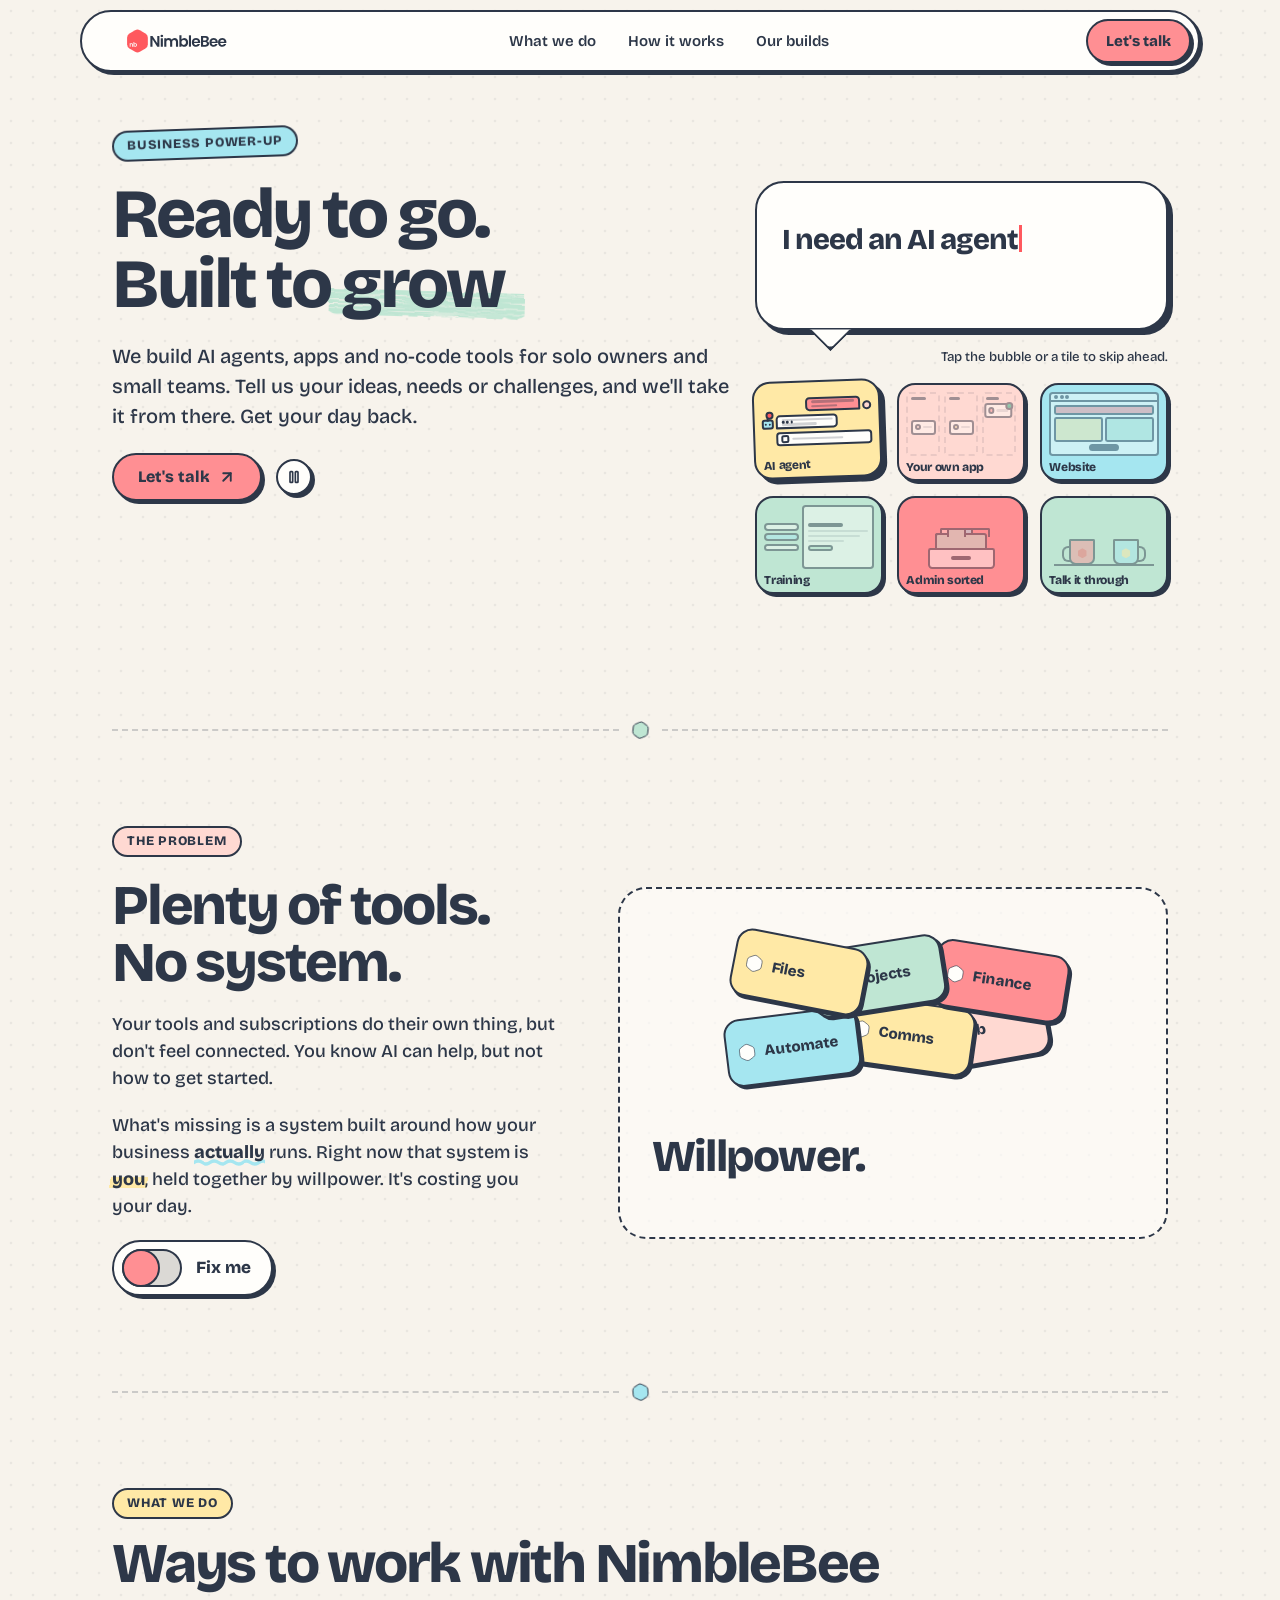
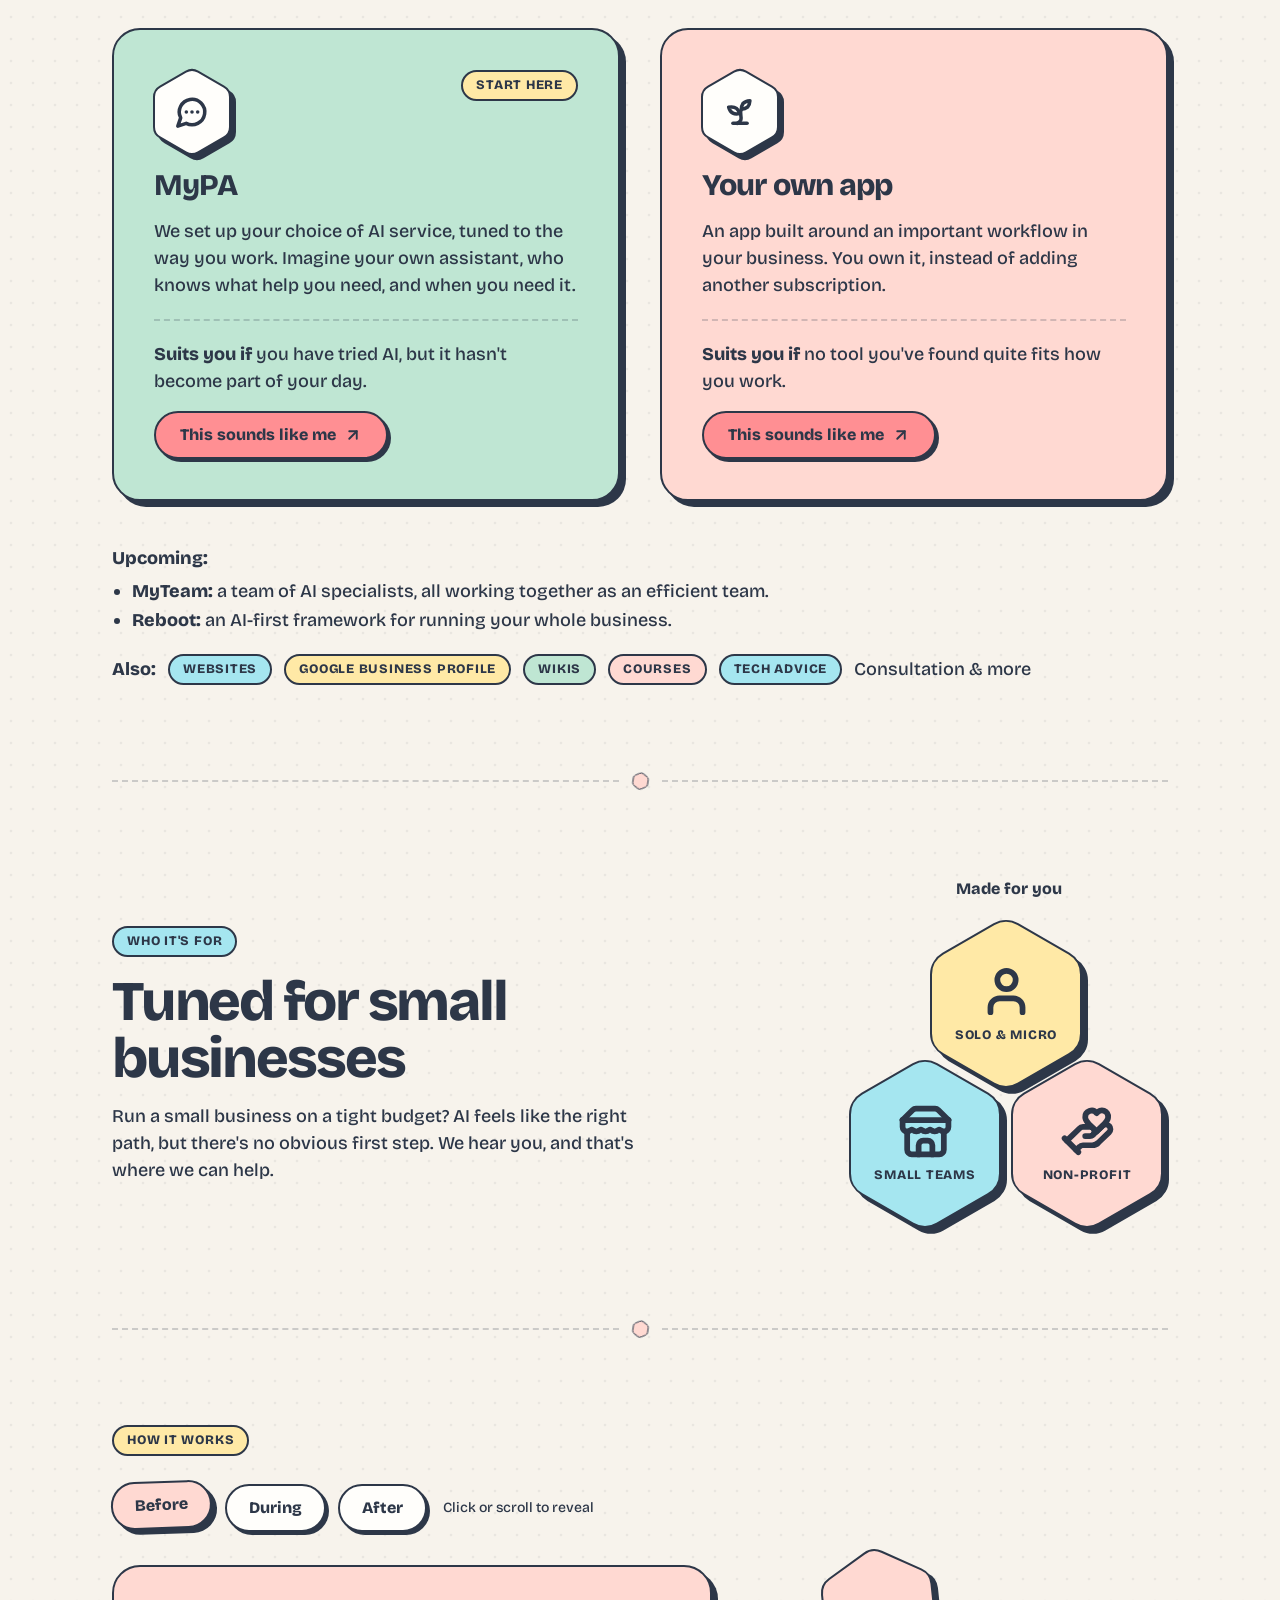
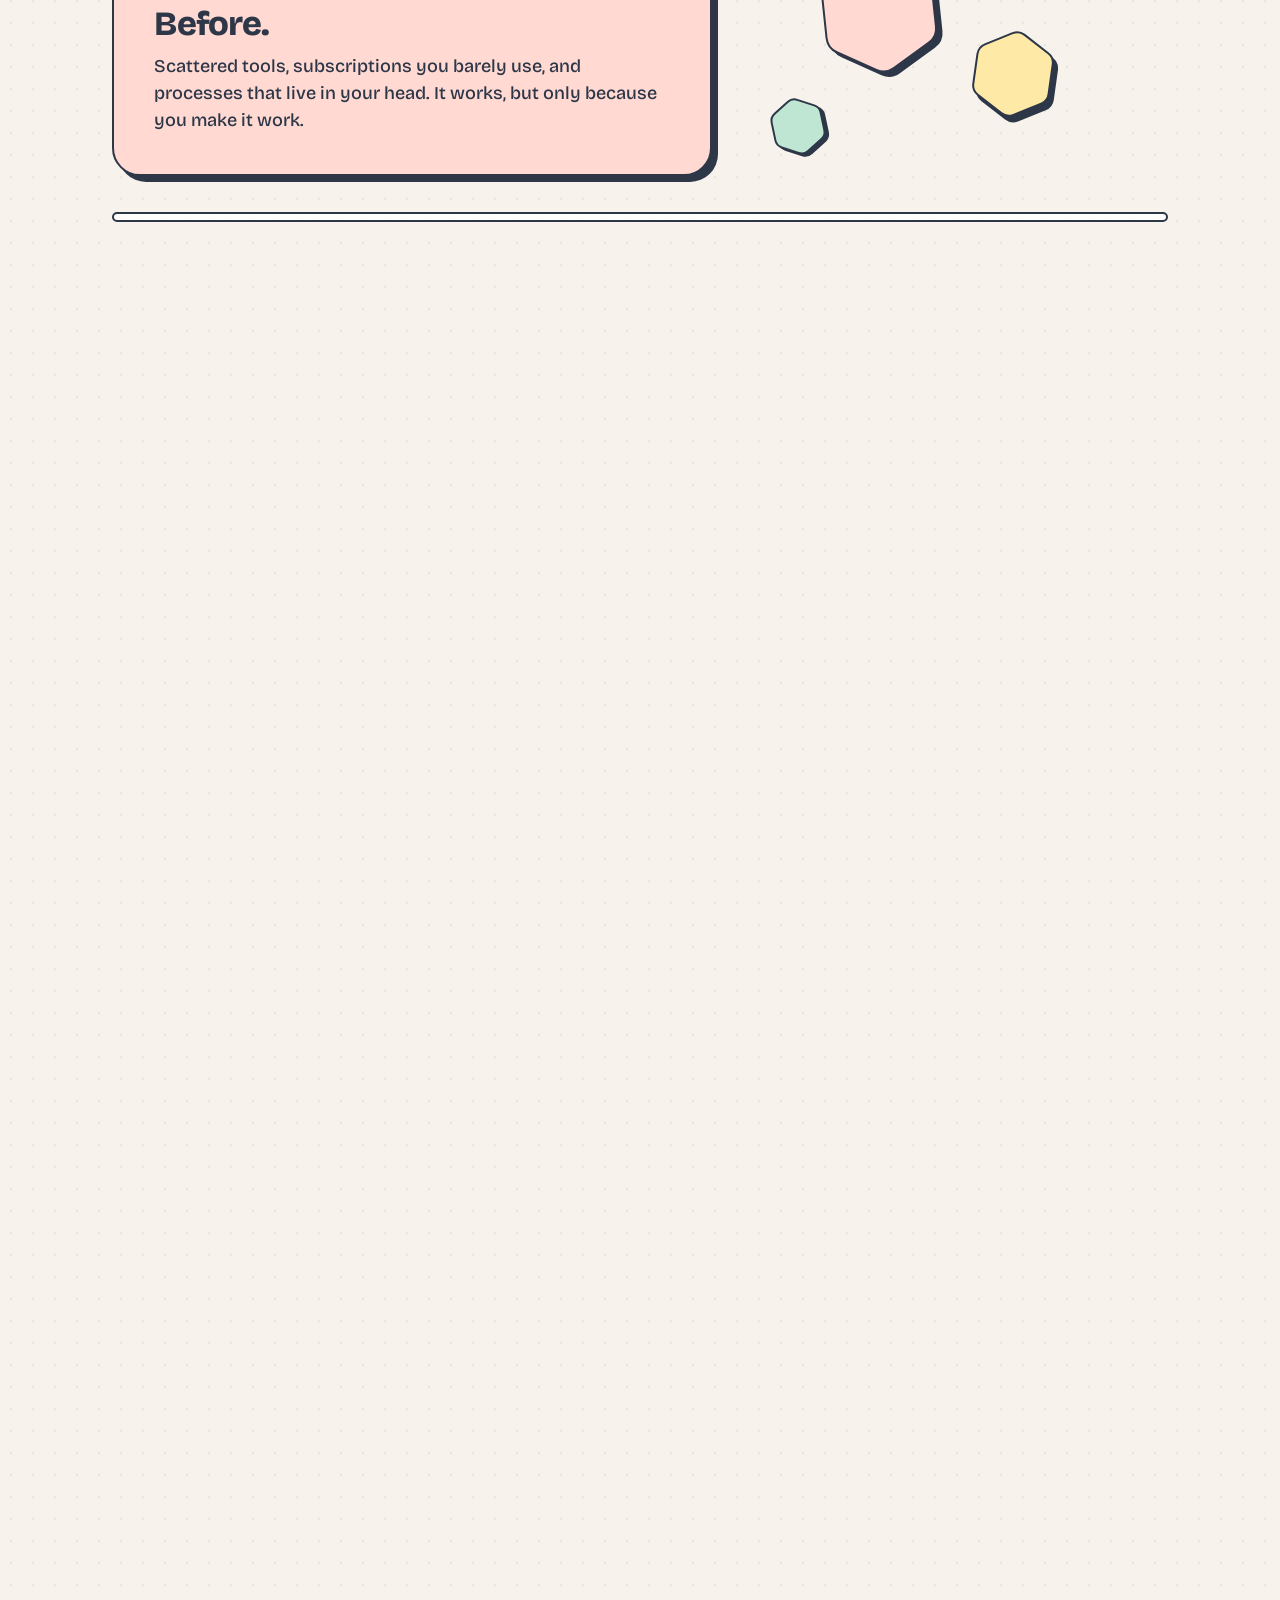
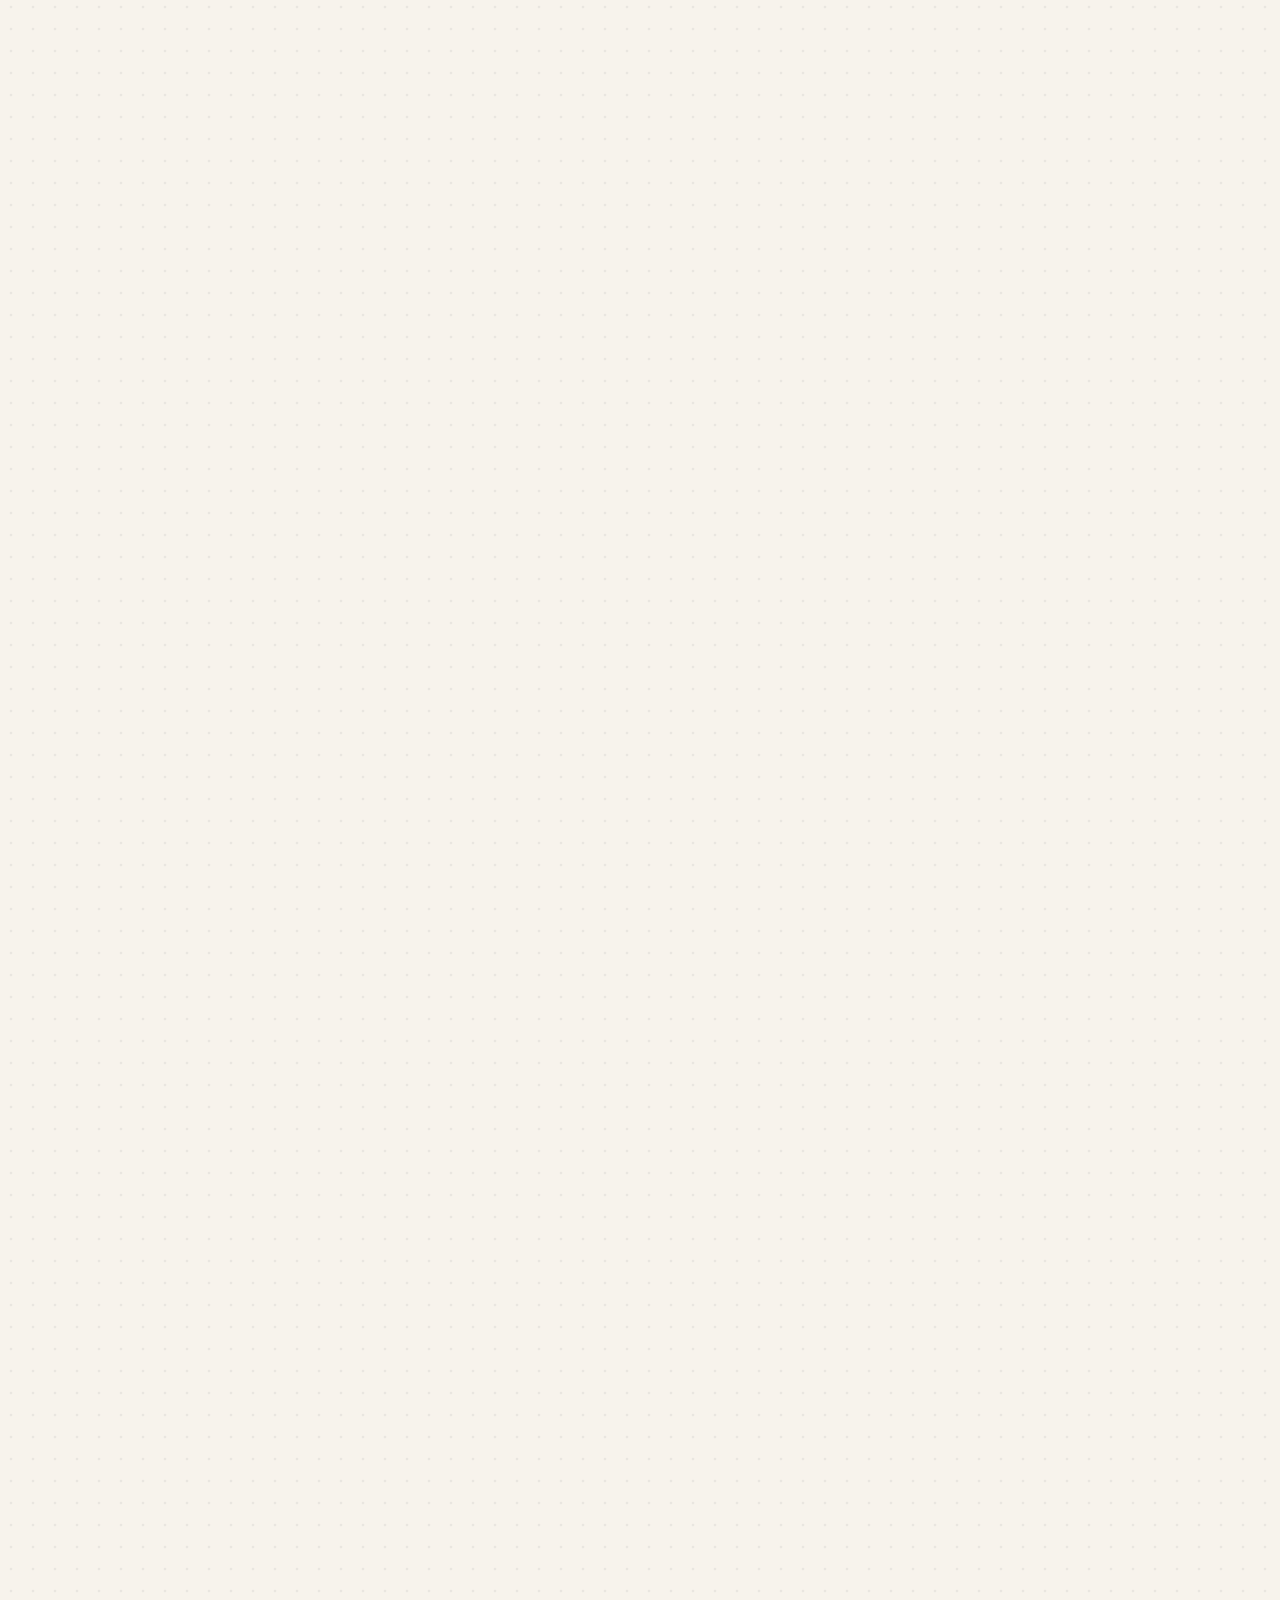
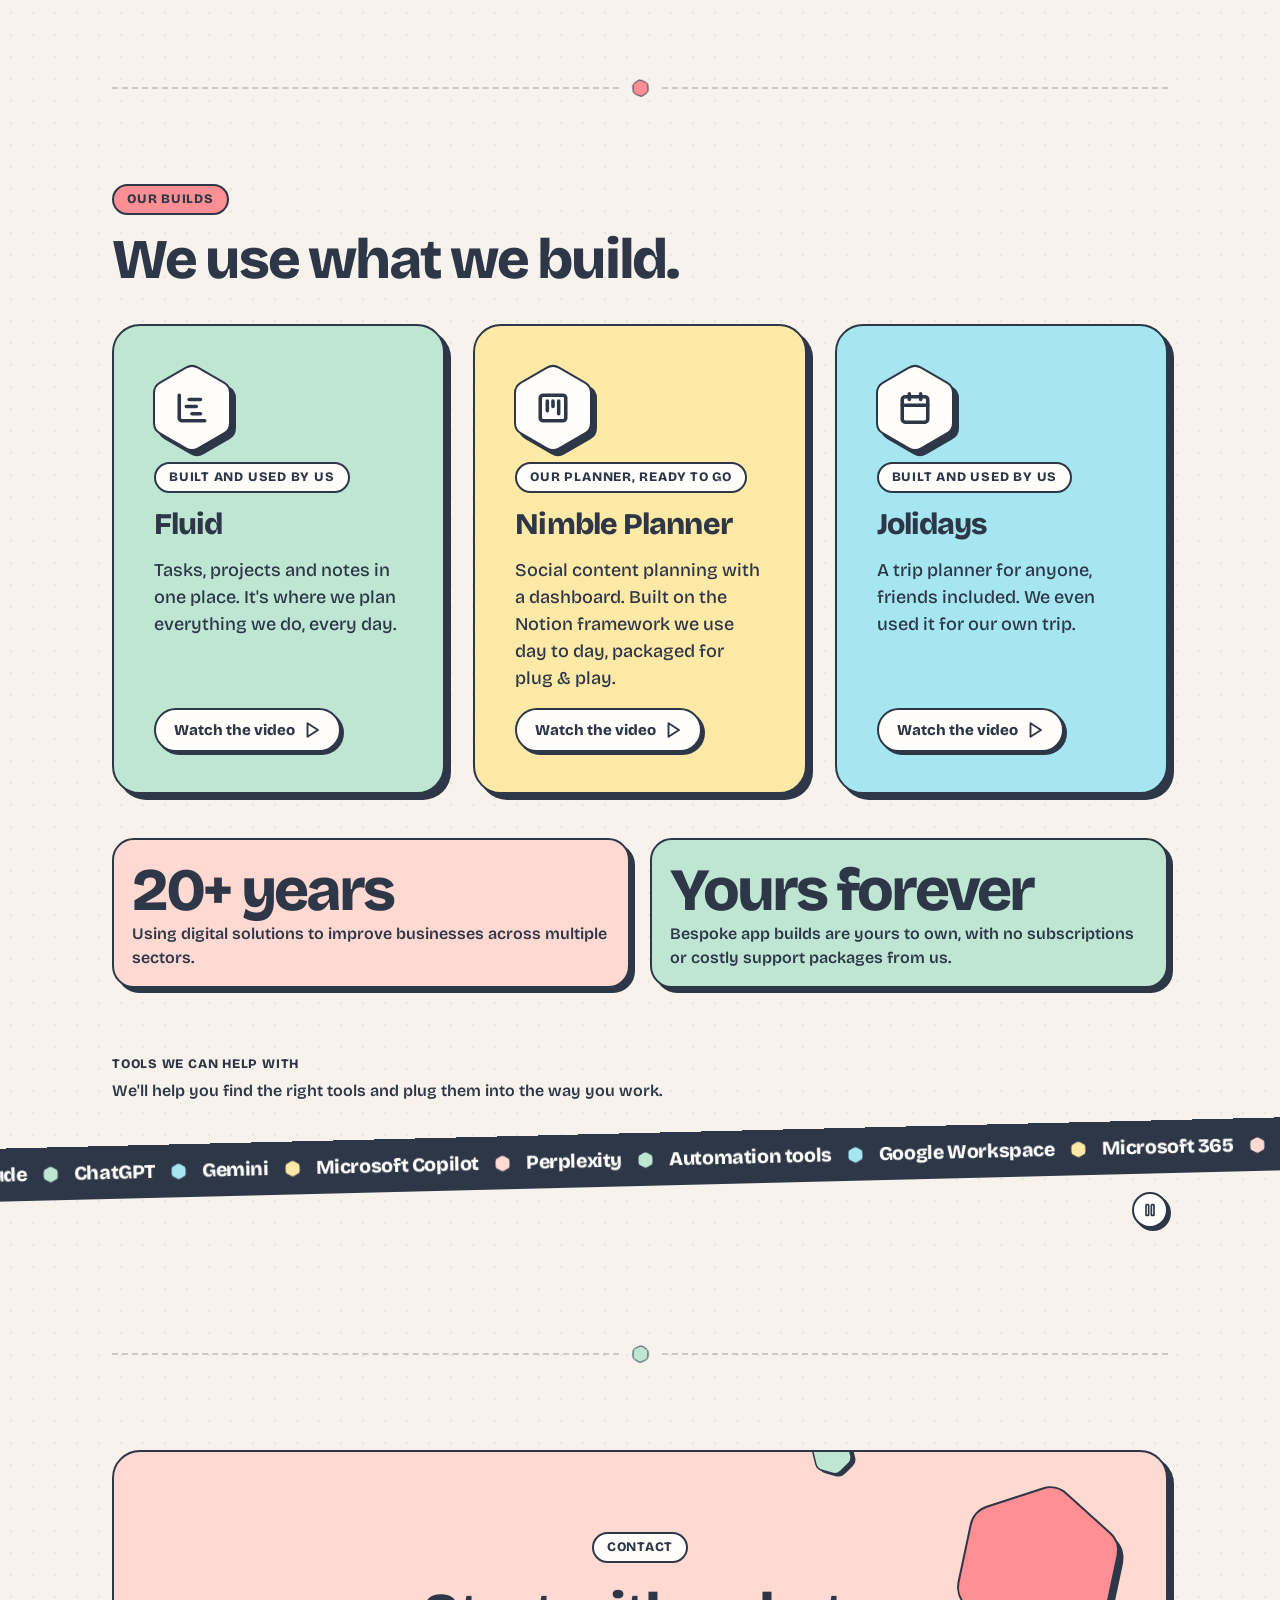
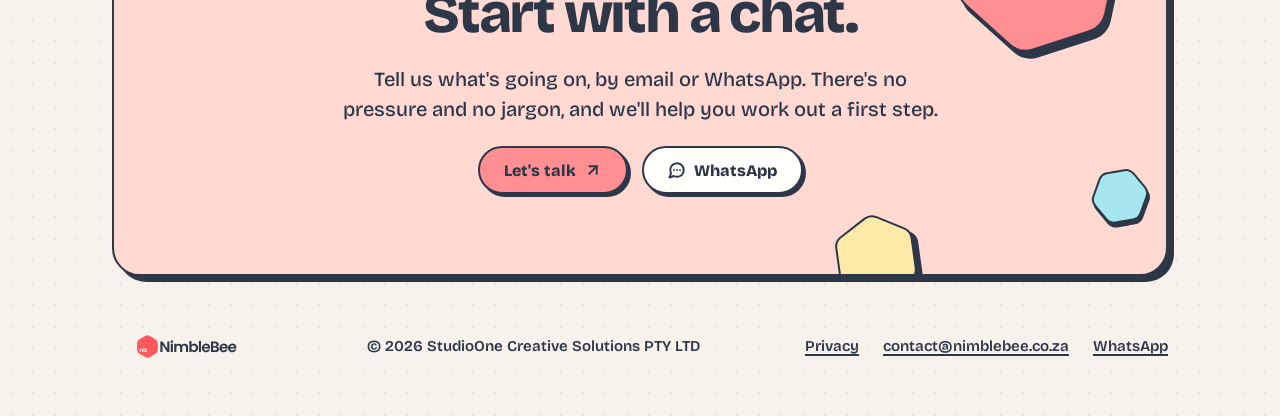
<file: index.html>
<!DOCTYPE html>
<html lang="en-ZA">
<head>
<meta charset="utf-8">
<meta name="viewport" content="width=device-width, initial-scale=1">
<title>NimbleBee: AI agents and apps for small businesses</title>
<meta name="description" content="NimbleBee builds AI agents, apps and no-code tools for solo owners and small teams. Tell us what you need and we'll take it from there.">
<link rel="canonical" href="https://www.nimblebee.co.za/">
<meta name="theme-color" content="#F7F3EC">
<meta property="og:type" content="website">
<meta property="og:site_name" content="NimbleBee">
<meta property="og:locale" content="en_ZA">
<meta property="og:url" content="https://www.nimblebee.co.za/">
<meta property="og:title" content="NimbleBee: AI agents and apps for small businesses">
<meta property="og:description" content="NimbleBee builds AI agents, apps and no-code tools for solo owners and small teams. Tell us what you need and we'll take it from there.">
<meta property="og:image" content="https://www.nimblebee.co.za/assets/share/nimblebee-share.png">
<meta property="og:image:width" content="1200">
<meta property="og:image:height" content="630">
<meta property="og:image:alt" content="NimbleBee: Ready to go. Built to grow. AI agents and apps for small businesses.">
<meta name="twitter:card" content="summary_large_image">
<meta name="twitter:description" content="NimbleBee builds AI agents, apps and no-code tools for solo owners and small teams. Tell us what you need and we'll take it from there.">
<link rel="preload" href="assets/fonts/bricolage-grotesque-latin-500-normal.woff2" as="font" type="font/woff2" crossorigin>
<link rel="preload" href="assets/fonts/bricolage-grotesque-latin-800-normal.woff2" as="font" type="font/woff2" crossorigin>
<link rel="stylesheet" href="css/fonts.css">
<link rel="stylesheet" href="css/tokens.css">
<link rel="stylesheet" href="css/base.css">
<link rel="stylesheet" href="css/site.css">
<link rel="stylesheet" href="css/tiles.css">
<link rel="icon" href="assets/favicon/favicon.ico" sizes="48x48">
<link rel="icon" type="image/svg+xml" href="assets/favicon/favicon.svg">
<link rel="icon" type="image/png" sizes="16x16" href="assets/favicon/favicon-16.png">
<link rel="icon" type="image/png" sizes="32x32" href="assets/favicon/favicon-32.png">
<link rel="icon" type="image/png" sizes="48x48" href="assets/favicon/favicon-48.png">
<link rel="apple-touch-icon" sizes="180x180" href="assets/favicon/apple-touch-icon.png">
</head>
<body>
<svg xmlns="http://www.w3.org/2000/svg" class="hex-sprite" width="0" height="0" aria-hidden="true" focusable="false" style="position:absolute;overflow:hidden"><symbol id="hex-15" viewBox="-7.500 -8.119 15.000 16.238" overflow="visible"><path d="M-1.750,-7.650 A3.500,3.500 0 0 1 1.750,-7.650 L5.750,-5.340 A3.500,3.500 0 0 1 7.500,-2.309 L7.500,2.309 A3.500,3.500 0 0 1 5.750,5.340 L1.750,7.650 A3.500,3.500 0 0 1 -1.750,7.650 L-5.750,5.340 A3.500,3.500 0 0 1 -7.500,2.309 L-7.500,-2.309 A3.500,3.500 0 0 1 -5.750,-5.340 Z" transform="translate(2 2)" style="fill:var(--hex-sh,#2D3748);stroke:var(--hex-sh,#2D3748);stroke-width:1;stroke-linejoin:round;opacity:var(--hex-sh-o,1)"/><path d="M-1.750,-7.650 A3.500,3.500 0 0 1 1.750,-7.650 L5.750,-5.340 A3.500,3.500 0 0 1 7.500,-2.309 L7.500,2.309 A3.500,3.500 0 0 1 5.750,5.340 L1.750,7.650 A3.500,3.500 0 0 1 -1.750,7.650 L-5.750,5.340 A3.500,3.500 0 0 1 -7.500,2.309 L-7.500,-2.309 A3.500,3.500 0 0 1 -5.750,-5.340 Z" style="fill:var(--f,#FFFEFB);stroke:var(--hex-ink,#2D3748);stroke-width:1;stroke-linejoin:round"/></symbol><symbol id="hex-26" viewBox="-13.000 -14.083 26.000 28.166" overflow="visible"><path d="M-3.000,-13.279 A6.000,6.000 0 0 1 3.000,-13.279 L10.000,-9.238 A6.000,6.000 0 0 1 13.000,-4.041 L13.000,4.041 A6.000,6.000 0 0 1 10.000,9.238 L3.000,13.279 A6.000,6.000 0 0 1 -3.000,13.279 L-10.000,9.238 A6.000,6.000 0 0 1 -13.000,4.041 L-13.000,-4.041 A6.000,6.000 0 0 1 -10.000,-9.238 Z" transform="translate(2 2)" style="fill:var(--hex-sh,#2D3748);stroke:var(--hex-sh,#2D3748);stroke-width:1;stroke-linejoin:round;opacity:var(--hex-sh-o,1)"/><path d="M-3.000,-13.279 A6.000,6.000 0 0 1 3.000,-13.279 L10.000,-9.238 A6.000,6.000 0 0 1 13.000,-4.041 L13.000,4.041 A6.000,6.000 0 0 1 10.000,9.238 L3.000,13.279 A6.000,6.000 0 0 1 -3.000,13.279 L-10.000,9.238 A6.000,6.000 0 0 1 -13.000,4.041 L-13.000,-4.041 A6.000,6.000 0 0 1 -10.000,-9.238 Z" style="fill:var(--f,#FFFEFB);stroke:var(--hex-ink,#2D3748);stroke-width:1;stroke-linejoin:round"/></symbol><symbol id="hex-36" viewBox="-18.000 -19.470 36.000 38.939" overflow="visible"><path d="M-4.250,-18.331 A8.500,8.500 0 0 1 4.250,-18.331 L13.750,-12.846 A8.500,8.500 0 0 1 18.000,-5.485 L18.000,5.485 A8.500,8.500 0 0 1 13.750,12.846 L4.250,18.331 A8.500,8.500 0 0 1 -4.250,18.331 L-13.750,12.846 A8.500,8.500 0 0 1 -18.000,5.485 L-18.000,-5.485 A8.500,8.500 0 0 1 -13.750,-12.846 Z" transform="translate(3 3)" style="fill:var(--hex-sh,#2D3748);stroke:var(--hex-sh,#2D3748);stroke-width:1.5;stroke-linejoin:round;opacity:var(--hex-sh-o,1)"/><path d="M-4.250,-18.331 A8.500,8.500 0 0 1 4.250,-18.331 L13.750,-12.846 A8.500,8.500 0 0 1 18.000,-5.485 L18.000,5.485 A8.500,8.500 0 0 1 13.750,12.846 L4.250,18.331 A8.500,8.500 0 0 1 -4.250,18.331 L-13.750,12.846 A8.500,8.500 0 0 1 -18.000,5.485 L-18.000,-5.485 A8.500,8.500 0 0 1 -13.750,-12.846 Z" style="fill:var(--f,#FFFEFB);stroke:var(--hex-ink,#2D3748);stroke-width:1.5;stroke-linejoin:round"/></symbol><symbol id="hex-50" viewBox="-25.000 -27.398 50.000 54.796" overflow="visible"><path d="M-4.750,-26.125 A9.500,9.500 0 0 1 4.750,-26.125 L20.250,-17.176 A9.500,9.500 0 0 1 25.000,-8.949 L25.000,8.949 A9.500,9.500 0 0 1 20.250,17.176 L4.750,26.125 A9.500,9.500 0 0 1 -4.750,26.125 L-20.250,17.176 A9.500,9.500 0 0 1 -25.000,8.949 L-25.000,-8.949 A9.500,9.500 0 0 1 -20.250,-17.176 Z" transform="translate(3 3)" style="fill:var(--hex-sh,#2D3748);stroke:var(--hex-sh,#2D3748);stroke-width:2;stroke-linejoin:round;opacity:var(--hex-sh-o,1)"/><path d="M-4.750,-26.125 A9.500,9.500 0 0 1 4.750,-26.125 L20.250,-17.176 A9.500,9.500 0 0 1 25.000,-8.949 L25.000,8.949 A9.500,9.500 0 0 1 20.250,17.176 L4.750,26.125 A9.500,9.500 0 0 1 -4.750,26.125 L-20.250,17.176 A9.500,9.500 0 0 1 -25.000,8.949 L-25.000,-8.949 A9.500,9.500 0 0 1 -20.250,-17.176 Z" style="fill:var(--f,#FFFEFB);stroke:var(--hex-ink,#2D3748);stroke-width:2;stroke-linejoin:round"/></symbol><symbol id="hex-76" viewBox="-38.000 -42.007 76.000 84.014" overflow="visible"><path d="M-6.049,-40.386 A12.098,12.098 0 0 1 6.049,-40.386 L31.951,-25.432 A12.098,12.098 0 0 1 38.000,-14.955 L38.000,14.955 A12.098,12.098 0 0 1 31.951,25.432 L6.049,40.386 A12.098,12.098 0 0 1 -6.049,40.386 L-31.951,25.432 A12.098,12.098 0 0 1 -38.000,14.955 L-38.000,-14.955 A12.098,12.098 0 0 1 -31.951,-25.432 Z" transform="translate(5 5)" style="fill:var(--hex-sh,#2D3748);stroke:var(--hex-sh,#2D3748);stroke-width:2;stroke-linejoin:round;opacity:var(--hex-sh-o,1)"/><path d="M-6.049,-40.386 A12.098,12.098 0 0 1 6.049,-40.386 L31.951,-25.432 A12.098,12.098 0 0 1 38.000,-14.955 L38.000,14.955 A12.098,12.098 0 0 1 31.951,25.432 L6.049,40.386 A12.098,12.098 0 0 1 -6.049,40.386 L-31.951,25.432 A12.098,12.098 0 0 1 -38.000,14.955 L-38.000,-14.955 A12.098,12.098 0 0 1 -31.951,-25.432 Z" style="fill:var(--f,#FFFEFB);stroke:var(--hex-ink,#2D3748);stroke-width:2;stroke-linejoin:round"/></symbol><symbol id="hex-110" viewBox="-55.000 -60.800 110.000 121.599" overflow="visible"><path d="M-8.755,-58.454 A17.510,17.510 0 0 1 8.755,-58.454 L46.245,-36.809 A17.510,17.510 0 0 1 55.000,-21.645 L55.000,21.645 A17.510,17.510 0 0 1 46.245,36.809 L8.755,58.454 A17.510,17.510 0 0 1 -8.755,58.454 L-46.245,36.809 A17.510,17.510 0 0 1 -55.000,21.645 L-55.000,-21.645 A17.510,17.510 0 0 1 -46.245,-36.809 Z" transform="translate(5 5)" style="fill:var(--hex-sh,#2D3748);stroke:var(--hex-sh,#2D3748);stroke-width:2;stroke-linejoin:round;opacity:var(--hex-sh-o,1)"/><path d="M-8.755,-58.454 A17.510,17.510 0 0 1 8.755,-58.454 L46.245,-36.809 A17.510,17.510 0 0 1 55.000,-21.645 L55.000,21.645 A17.510,17.510 0 0 1 46.245,36.809 L8.755,58.454 A17.510,17.510 0 0 1 -8.755,58.454 L-46.245,36.809 A17.510,17.510 0 0 1 -55.000,21.645 L-55.000,-21.645 A17.510,17.510 0 0 1 -46.245,-36.809 Z" style="fill:var(--f,#FFFEFB);stroke:var(--hex-ink,#2D3748);stroke-width:2;stroke-linejoin:round"/></symbol><symbol id="hex-150" viewBox="-75.000 -82.909 150.000 165.817" overflow="visible"><path d="M-11.939,-79.710 A23.878,23.878 0 0 1 11.939,-79.710 L63.061,-50.194 A23.878,23.878 0 0 1 75.000,-29.515 L75.000,29.515 A23.878,23.878 0 0 1 63.061,50.194 L11.939,79.710 A23.878,23.878 0 0 1 -11.939,79.710 L-63.061,50.194 A23.878,23.878 0 0 1 -75.000,29.515 L-75.000,-29.515 A23.878,23.878 0 0 1 -63.061,-50.194 Z" transform="translate(6 6)" style="fill:var(--hex-sh,#2D3748);stroke:var(--hex-sh,#2D3748);stroke-width:2;stroke-linejoin:round;opacity:var(--hex-sh-o,1)"/><path d="M-11.939,-79.710 A23.878,23.878 0 0 1 11.939,-79.710 L63.061,-50.194 A23.878,23.878 0 0 1 75.000,-29.515 L75.000,29.515 A23.878,23.878 0 0 1 63.061,50.194 L11.939,79.710 A23.878,23.878 0 0 1 -11.939,79.710 L-63.061,50.194 A23.878,23.878 0 0 1 -75.000,29.515 L-75.000,-29.515 A23.878,23.878 0 0 1 -63.061,-50.194 Z" style="fill:var(--f,#FFFEFB);stroke:var(--hex-ink,#2D3748);stroke-width:2;stroke-linejoin:round"/></symbol></svg>
<svg width="0" height="0" aria-hidden="true" focusable="false" style="position:absolute;overflow:hidden"><defs><symbol id="i-menu" viewBox="0 0 24 24"><g fill="none" stroke="currentColor" style="stroke-width:var(--icw,2.5)" stroke-linecap="round" stroke-linejoin="round"><path d="M4 6h16"/><path d="M4 12h16"/><path d="M4 18h16"/></g></symbol><symbol id="i-x" viewBox="0 0 24 24"><g fill="none" stroke="currentColor" style="stroke-width:var(--icw,2.5)" stroke-linecap="round" stroke-linejoin="round"><path d="M18 6 6 18"/><path d="m6 6 12 12"/></g></symbol><symbol id="i-pause" viewBox="0 0 24 24"><g fill="none" stroke="currentColor" style="stroke-width:var(--icw,2.5)" stroke-linecap="round" stroke-linejoin="round"><rect x="14" y="4" width="4" height="16" rx="1"/><rect x="6" y="4" width="4" height="16" rx="1"/></g></symbol><symbol id="i-play" viewBox="0 0 24 24"><g fill="none" stroke="currentColor" style="stroke-width:var(--icw,2.5)" stroke-linecap="round" stroke-linejoin="round"><polygon points="6 3 20 12 6 21 6 3"/></g></symbol><symbol id="i-volume-2" viewBox="0 0 24 24"><g fill="none" stroke="currentColor" style="stroke-width:var(--icw,2.5)" stroke-linecap="round" stroke-linejoin="round"><path d="M11 4.702a.705.705 0 0 0-1.203-.498L6.413 7.587A1.4 1.4 0 0 1 5.416 8H3a1 1 0 0 0-1 1v6a1 1 0 0 0 1 1h2.416a1.4 1.4 0 0 1 .997.413l3.383 3.384A.705.705 0 0 0 11 19.298z"/><path d="M16 9a5 5 0 0 1 0 6"/><path d="M19.364 18.364a9 9 0 0 0 0-12.728"/></g></symbol><symbol id="i-volume-x" viewBox="0 0 24 24"><g fill="none" stroke="currentColor" style="stroke-width:var(--icw,2.5)" stroke-linecap="round" stroke-linejoin="round"><path d="M11 4.702a.705.705 0 0 0-1.203-.498L6.413 7.587A1.4 1.4 0 0 1 5.416 8H3a1 1 0 0 0-1 1v6a1 1 0 0 0 1 1h2.416a1.4 1.4 0 0 1 .997.413l3.383 3.384A.705.705 0 0 0 11 19.298z"/><path d="M22 9l-6 6"/><path d="M16 9l6 6"/></g></symbol><symbol id="i-ar" viewBox="0 0 24 24"><g fill="none" stroke="currentColor" style="stroke-width:var(--icw,2.5)" stroke-linecap="round" stroke-linejoin="round"><path d="M7 7h10v10"/><path d="M7 17 17 7"/></g></symbol><symbol id="i-ck" viewBox="0 0 24 24"><g fill="none" stroke="currentColor" style="stroke-width:var(--icw,2.5)" stroke-linecap="round" stroke-linejoin="round"><path d="M20 6 9 17l-5-5"/></g></symbol><symbol id="i-chat" viewBox="0 0 24 24"><g fill="none" stroke="currentColor" style="stroke-width:var(--icw,2.5)" stroke-linecap="round" stroke-linejoin="round"><path d="M7.9 20A9 9 0 1 0 4 16.1L2 22Z"/><path d="M8 12h.01"/><path d="M12 12h.01"/><path d="M16 12h.01"/></g></symbol><symbol id="i-gantt" viewBox="0 0 24 24"><g fill="none" stroke="currentColor" style="stroke-width:var(--icw,2.5)" stroke-linecap="round" stroke-linejoin="round"><path d="M10 6h8"/><path d="M12 16h6"/><path d="M3 3v16a2 2 0 0 0 2 2h16"/><path d="M8 11h7"/></g></symbol><symbol id="i-cal" viewBox="0 0 24 24"><g fill="none" stroke="currentColor" style="stroke-width:var(--icw,2.5)" stroke-linecap="round" stroke-linejoin="round"><path d="M8 2v4"/><path d="M16 2v4"/><rect width="18" height="18" x="3" y="4" rx="2"/><path d="M3 10h18"/></g></symbol><symbol id="i-kanban" viewBox="0 0 24 24"><g fill="none" stroke="currentColor" style="stroke-width:var(--icw,2.5)" stroke-linecap="round" stroke-linejoin="round"><rect width="18" height="18" x="3" y="3" rx="2"/><path d="M8 7v7"/><path d="M12 7v4"/><path d="M16 7v9"/></g></symbol><symbol id="i-sprout" viewBox="0 0 24 24"><g fill="none" stroke="currentColor" style="stroke-width:var(--icw,2.5)" stroke-linecap="round" stroke-linejoin="round"><path d="M7 20h10"/><path d="M10 20c5.5-2.5.8-6.4 3-10"/><path d="M9.5 9.4c1.1.8 1.8 2.2 2.3 3.7-2 .4-3.5.4-4.8-.3-1.2-.6-2.3-1.9-3-4.2 2.8-.5 4.4 0 5.5.8z"/><path d="M14.1 6a7 7 0 0 0-1.1 4c1.9-.1 3.3-.6 4.3-1.4 1-1 1.6-2.3 1.7-4.6-2.7.1-4 1-4.9 2z"/></g></symbol><symbol id="i-user" viewBox="0 0 24 24"><g fill="none" stroke="currentColor" style="stroke-width:var(--icw,2.5)" stroke-linecap="round" stroke-linejoin="round"><path d="M19 21v-2a4 4 0 0 0-4-4H9a4 4 0 0 0-4 4v2"/><circle cx="12" cy="7" r="4"/></g></symbol><symbol id="i-store" viewBox="0 0 24 24"><g fill="none" stroke="currentColor" style="stroke-width:var(--icw,2.5)" stroke-linecap="round" stroke-linejoin="round"><path d="m2 7 4.41-4.41A2 2 0 0 1 7.83 2h8.34a2 2 0 0 1 1.42.59L22 7"/><path d="M4 12v8a2 2 0 0 0 2 2h12a2 2 0 0 0 2-2v-8"/><path d="M15 22v-4a2 2 0 0 0-2-2h-2a2 2 0 0 0-2 2v4"/><path d="M2 7h20"/><path d="M22 7v3a2 2 0 0 1-2 2a2.7 2.7 0 0 1-1.59-.63.7.7 0 0 0-.82 0A2.7 2.7 0 0 1 16 12a2.7 2.7 0 0 1-1.59-.63.7.7 0 0 0-.82 0A2.7 2.7 0 0 1 12 12a2.7 2.7 0 0 1-1.59-.63.7.7 0 0 0-.82 0A2.7 2.7 0 0 1 8 12a2.7 2.7 0 0 1-1.59-.63.7.7 0 0 0-.82 0A2.7 2.7 0 0 1 4 12a2 2 0 0 1-2-2V7"/></g></symbol><symbol id="i-hand-heart" viewBox="0 0 24 24"><g fill="none" stroke="currentColor" style="stroke-width:var(--icw,2.5)" stroke-linecap="round" stroke-linejoin="round"><path d="M11 14h2a2 2 0 1 0 0-4h-3c-.6 0-1.1.2-1.4.6L3 16"/><path d="m7 20 1.6-1.4c.3-.4.8-.6 1.4-.6h4c1.1 0 2.1-.4 2.8-1.2l4.6-4.4a2 2 0 0 0-2.75-2.91l-4.2 3.9"/><path d="m2 15 6 6"/><path d="M19.5 8.5c.7-.7 1.5-1.6 1.5-2.7A2.73 2.73 0 0 0 16 4a2.78 2.78 0 0 0-5 1.8c0 1.2.8 2 1.5 2.8L16 12Z"/></g></symbol><filter id="nb-dry" x="-5%" y="-25%" width="110%" height="150%"><feTurbulence type="fractalNoise" baseFrequency="0.012 0.5" numOctaves="2" seed="7" result="n"/><feColorMatrix in="n" type="matrix" values="0 0 0 0 0 0 0 0 0 0 0 0 0 0 0 3.6 0 0 0 -0.7" result="a"/><feComposite in="SourceGraphic" in2="a" operator="in" result="t"/><feTurbulence type="fractalNoise" baseFrequency="0.07" numOctaves="2" seed="2" result="w"/><feDisplacementMap in="t" in2="w" scale="5" xChannelSelector="R" yChannelSelector="G"/></filter></defs></svg>
<div id="top">
<header class="nav" id="nb-nav" data-mod="nav">
  <div class="navin">
    <a class="brand" href="#top"><img src="assets/logos/logomark-slim-sm.svg" alt="NimbleBee home" width="150" height="37.5"></a>
    <nav class="navl" aria-label="Main">
      <a href="#what">What we do</a>
      <a href="#how">How it works</a>
      <a href="#cases">Our builds</a>
    </nav>
    <div class="navr">
      <a class="btn sm" href="mailto:contact@nimblebee.co.za">Let's talk</a>
      <button class="burger" type="button" aria-expanded="false" aria-controls="nb-menu" aria-label="Open menu"><span class="ic" aria-hidden="true"><svg viewBox="0 0 24 24"><use href="#i-menu"/></svg></span></button>
    </div>
  </div>
  <nav class="menu" id="nb-menu" aria-label="Main" hidden>
    <a href="#what">What we do</a>
    <a href="#how">How it works</a>
    <a href="#cases">Our builds</a>
  </nav>
</header>
<main>
<section class="hero" id="nb-hero" data-mod="hero">
  <div class="wrap hgrid">
    <div class="htext">
      <span class="chip">Business power-up</span>
      <h1 class="kin display-h1" data-mod="kin" aria-label="Ready to go. Built to grow.">Ready to go. Built to grow.</h1>
      <p class="lede">We build AI agents, apps and no-code tools for solo owners and small teams. Tell us your ideas, needs or challenges, and we'll take it from there. Get your day back.</p>
      <div class="ctas">
        <a class="btn" href="mailto:contact@nimblebee.co.za">Let's talk <span class="ic" aria-hidden="true"><svg viewBox="0 0 24 24"><use href="#i-ar"/></svg></span></a>
        <button class="btn icon sm alt pausebtn" type="button" data-pause aria-pressed="false" aria-label="Pause animation"><span class="ic" aria-hidden="true"><svg viewBox="0 0 24 24"><use href="#i-pause"/></svg></span></button>
      </div>
    </div>
    <div class="gcol">
      <div class="gwrap" data-mod="bubble" role="group" aria-label="A speech bubble types out what a small business might need: an AI agent, my own app, a website, training and how-to guides, my admin sorted, or to talk it through. The matching tile lights up and acts out that need.">
        <button class="bub" type="button" aria-label="Show another need"><span class="t"><span class="pre">I need </span><span class="w"></span><i class="caret"></i></span></button>
        <p class="bhint">Tap the bubble or a tile to skip ahead.</p>
        <div class="tiles" aria-hidden="true"><div class="slot"></div><div class="slot"></div><div class="slot"></div><div class="slot"></div><div class="slot"></div><div class="slot"></div></div>
      </div>
      <div class="ctas ctas-phone">
        <a class="btn" href="mailto:contact@nimblebee.co.za">Let's talk <span class="ic" aria-hidden="true"><svg viewBox="0 0 24 24"><use href="#i-ar"/></svg></span></a>
        <button class="btn icon sm alt pausebtn" type="button" data-pause aria-pressed="false" aria-label="Pause animation"><span class="ic" aria-hidden="true"><svg viewBox="0 0 24 24"><use href="#i-pause"/></svg></span></button>
      </div>
    </div>
  </div>
</section>
<div class="sep" aria-hidden="true"><span class="hex hex-15 is-marker f-mint" style="--r:6deg"><svg><use href="#hex-15"/></svg></span></div>
<section class="sec" id="nb-problem" data-mod="problem">
  <div class="wrap pgrid">
    <div class="ptext">
      <span class="chip f-peach">The problem</span>
      <h2 class="display-h2">Plenty of tools. No system.</h2>
      <p class="text-lead">Your tools and subscriptions do their own thing, but don't feel connected. You know AI can help, but not how to get started.</p>
      <p class="text-lead">What's missing is a system built around how your business <span class="squiggle">actually</span> runs. Right now that system is <span class="hl">you</span>, held together by willpower. It's costing you your&nbsp;day.</p>
      <button class="toggle" type="button" aria-pressed="false"><span class="knob" aria-hidden="true"></span><span class="tl">Fix me</span></button>
    </div>
    <div class="board" aria-live="polite">
      <div class="mess" aria-hidden="true">
        <div class="note n1 f-peach"><span class="hex hex-15 is-marker f-paper" aria-hidden="true"><svg><use href="#hex-26"/></svg></span><span class="lb">Web</span><span class="lf">Web</span></div>
        <div class="note n2 f-butter"><span class="hex hex-15 is-marker f-paper" aria-hidden="true"><svg><use href="#hex-26"/></svg></span><span class="lb">Comms</span><span class="lf">Comms</span></div>
        <div class="note n3 f-cyan"><span class="hex hex-15 is-marker f-paper" aria-hidden="true"><svg><use href="#hex-26"/></svg></span><span class="lb">Automate</span><span class="lf">Agents</span></div>
        <div class="note n4 f-pink"><span class="hex hex-15 is-marker f-paper" aria-hidden="true"><svg><use href="#hex-26"/></svg></span><span class="lb">Finance</span><span class="lf">Finance</span></div>
        <div class="note n5 f-mint"><span class="hex hex-15 is-marker f-paper" aria-hidden="true"><svg><use href="#hex-26"/></svg></span><span class="lb">Projects</span><span class="lf">Your own app</span></div>
        <div class="note n6 f-butter"><span class="hex hex-15 is-marker f-paper" aria-hidden="true"><svg><use href="#hex-26"/></svg></span><span class="lb">Files</span><span class="lf">Sorted storage</span></div>
      </div>
      <div class="verdict">
        <span class="hex hex-76 sys f-mint" aria-hidden="true"><svg><use href="#hex-76"/></svg><span class="hc"><span class="ic"><svg viewBox="0 0 24 24"><use href="#i-ck"/></svg></span></span></span>
        <div class="cap"><p class="big"><span class="a">Willpower.</span><span class="b">A system.</span></p><p class="sub">Connected by NimbleBee</p></div>
      </div>
    </div>
  </div>
</section>
<div class="sep" aria-hidden="true"><span class="hex hex-15 is-marker f-cyan" style="--r:-4deg"><svg><use href="#hex-15"/></svg></span></div>
<section class="sec" id="what">
  <div class="wrap">
    <div class="sechead">
      <span class="chip f-butter">What we do</span>
      <h2 class="display-h2">Ways to work with NimbleBee</h2>
    </div>
    <div class="ogrid">
      <article class="card f-mint">
        <div class="ohead"><span class="hex hex-76 f-paper" aria-hidden="true"><svg><use href="#hex-76"/></svg><span class="hc"><span class="ic"><svg viewBox="0 0 24 24"><use href="#i-chat"/></svg></span></span></span><span class="chip f-butter">Start here</span></div>
        <h3 class="display-h4">MyPA</h3>
        <p>We set up your choice of AI service, tuned to the way you work. Imagine your own assistant, who knows what help you need, and when you need it.</p>
        <hr class="divider">
        <p><strong>Suits you if</strong> you have tried AI, but it hasn't become part of your day.</p>
        <a class="btn" href="mailto:contact@nimblebee.co.za">This sounds like me <span class="ic" aria-hidden="true"><svg viewBox="0 0 24 24"><use href="#i-ar"/></svg></span></a>
      </article>
      <!-- POLISH: copy -->
      <article class="card f-peach">
        <div class="ohead"><span class="hex hex-76 f-paper" aria-hidden="true"><svg><use href="#hex-76"/></svg><span class="hc"><span class="ic"><svg viewBox="0 0 24 24"><use href="#i-sprout"/></svg></span></span></span></div>
        <h3 class="display-h4">Your own app</h3>
        <p>An app built around an important workflow in your business. You own it, instead of adding another subscription.</p>
        <hr class="divider">
        <p><strong>Suits you if</strong> no tool you've found quite fits how you work.</p>
        <a class="btn" href="mailto:contact@nimblebee.co.za">This sounds like me <span class="ic" aria-hidden="true"><svg viewBox="0 0 24 24"><use href="#i-ar"/></svg></span></a>
      </article>
    </div>
    <div class="soon">
      <p><strong>Upcoming:</strong></p>
      <ul>
        <li><strong>MyTeam:</strong> a team of AI specialists, all working together as an efficient team.</li>
        <li><strong>Reboot:</strong> an AI-first framework for running your whole business.</li>
      </ul>
    </div>
    <div class="also">
      <p class="lbl">Also:</p>
      <ul class="chiprow"><li class="chip f-cyan">Websites</li><li class="chip f-butter">Google Business Profile</li><li class="chip f-mint">Wikis</li><li class="chip f-peach">Courses</li><li class="chip f-cyan">Tech advice</li></ul>
      <p class="more">Consultation &amp; more</p>
    </div>
  </div>
</section>
<div class="sep" aria-hidden="true"><span class="hex hex-15 is-marker f-peach" style="--r:8deg"><svg><use href="#hex-15"/></svg></span></div>
<section class="sec" id="who">
  <div class="wrap whogrid">
    <div class="whotext">
      <span class="chip f-cyan">Who it's for</span>
      <h2 class="display-h2">Tuned for small businesses</h2>
      <p class="text-lead">Run a small business on a tight budget? AI feels like the right path, but there's no obvious first step. We hear you, and that's where we can help.</p>
    </div>
    <div class="whoart">
      <p class="lbl">Made for you</p>
      <ul class="comb" aria-label="Made for you">
        <li class="hex hex-150 f-butter c1"><svg aria-hidden="true"><use href="#hex-150"/></svg><span class="hc"><span class="ic" aria-hidden="true"><svg viewBox="0 0 24 24"><use href="#i-user"/></svg></span><span class="text-label">Solo &amp; micro</span></span></li>
        <li class="hex hex-150 f-cyan c2"><svg aria-hidden="true"><use href="#hex-150"/></svg><span class="hc"><span class="ic" aria-hidden="true"><svg viewBox="0 0 24 24"><use href="#i-store"/></svg></span><span class="text-label">Small teams</span></span></li>
        <li class="hex hex-150 f-peach c3"><svg aria-hidden="true"><use href="#hex-150"/></svg><span class="hc"><span class="ic" aria-hidden="true"><svg viewBox="0 0 24 24"><use href="#i-hand-heart"/></svg></span><span class="text-label">Non-profit</span></span></li>
      </ul>
    </div>
  </div>
</section>
<div class="sep" aria-hidden="true"><span class="hex hex-15 is-marker f-peach" style="--r:8deg"><svg><use href="#hex-15"/></svg></span></div>
<section class="hw" id="how" data-mod="how">
  <div class="hwpin"><div class="hwstick"><div class="wrap">
    <div class="hwtop">
      <span class="chip f-butter">How it works</span>
      <div class="hwtabs" role="tablist" aria-label="Before, during and after">
        <button class="tabpill plain f-peach" type="button" role="tab" id="hw-t0" aria-controls="hw-s0" aria-selected="true" tabindex="0">Before</button><button class="tabpill plain f-butter" type="button" role="tab" id="hw-t1" aria-controls="hw-s1 hw-s2 hw-s3 hw-s4" aria-selected="false" tabindex="-1">During</button><button class="tabpill plain f-mint" type="button" role="tab" id="hw-t2" aria-controls="hw-s5" aria-selected="false" tabindex="-1">After</button>
        <span class="cue d">Click or scroll to reveal</span>
        <span class="cue m">Swipe to explore</span>
      </div>
    </div>
    <div class="slides">
      <div class="slide" id="hw-s0" role="tabpanel" aria-labelledby="hw-h0">
        <div class="sc card f-peach"><h3 class="display-h3" id="hw-h0">Before.</h3><p>Scattered tools, subscriptions you barely use, and processes that live in your head. It works, but only because you make it work.</p></div>
        <div class="vis" aria-hidden="true"><span class="hex hex-110 f-peach" aria-hidden="true"><svg><use href="#hex-110"/></svg></span><span class="hex hex-76 f-butter" aria-hidden="true"><svg><use href="#hex-76"/></svg></span><span class="hex hex-50 f-mint" aria-hidden="true"><svg><use href="#hex-50"/></svg></span></div>
      </div>
      <div class="slide" id="hw-s1" role="tabpanel" aria-labelledby="hw-h1">
        <div class="sc card f-butter"><h3 class="display-h3" id="hw-h1">Listen.</h3><p>We learn how your business really runs.</p></div>
        <div class="vis" aria-hidden="true"><span class="hex hex-110 f-butter" aria-hidden="true"><svg><use href="#hex-110"/></svg></span><span class="hex hex-76 f-mint" aria-hidden="true"><svg><use href="#hex-76"/></svg></span><span class="hex hex-50 f-cyan" aria-hidden="true"><svg><use href="#hex-50"/></svg></span></div>
      </div>
      <div class="slide" id="hw-s2" role="tabpanel" aria-labelledby="hw-h2">
        <div class="sc card f-butter"><h3 class="display-h3" id="hw-h2">Plan.</h3><p>We agree what's worth doing first.</p></div>
        <div class="vis" aria-hidden="true"><span class="hex hex-110 f-butter" aria-hidden="true"><svg><use href="#hex-110"/></svg></span><span class="hex hex-76 f-pink" aria-hidden="true"><svg><use href="#hex-76"/></svg></span><span class="hex hex-50 f-mint" aria-hidden="true"><svg><use href="#hex-50"/></svg></span></div>
      </div>
      <div class="slide" id="hw-s3" role="tabpanel" aria-labelledby="hw-h3">
        <div class="sc card f-butter"><h3 class="display-h3" id="hw-h3">Set up.</h3><p>We build it with you, step by step.</p></div>
        <div class="vis" aria-hidden="true"><span class="hex hex-110 f-butter" aria-hidden="true"><svg><use href="#hex-110"/></svg></span><span class="hex hex-76 f-cyan" aria-hidden="true"><svg><use href="#hex-76"/></svg></span><span class="hex hex-50 f-peach" aria-hidden="true"><svg><use href="#hex-50"/></svg></span></div>
      </div>
      <div class="slide" id="hw-s4" role="tabpanel" aria-labelledby="hw-h4">
        <div class="sc card f-butter"><h3 class="display-h3" id="hw-h4">Hand over.</h3><p>It's yours, and you know how it works.</p></div>
        <div class="vis" aria-hidden="true"><span class="hex hex-110 f-butter" aria-hidden="true"><svg><use href="#hex-110"/></svg></span><span class="hex hex-76 f-mint" aria-hidden="true"><svg><use href="#hex-76"/></svg></span><span class="hex hex-50 f-pink" aria-hidden="true"><svg><use href="#hex-50"/></svg></span></div>
      </div>
      <div class="slide" id="hw-s5" role="tabpanel" aria-labelledby="hw-h5">
        <div class="sc card f-mint"><h3 class="display-h3" id="hw-h5">After.</h3><p>A clear, working setup you understand and own. You can run it yourself, and change it whenever you like.</p></div>
        <div class="vis" aria-hidden="true"><span class="hex hex-110 f-mint" aria-hidden="true"><svg><use href="#hex-110"/></svg></span><span class="hex hex-76 f-cyan" aria-hidden="true"><svg><use href="#hex-76"/></svg></span><span class="hex hex-50 f-peach" aria-hidden="true"><svg><use href="#hex-50"/></svg></span></div>
      </div>
    </div>
    <div class="hwdots" aria-hidden="true"><i></i><i></i><i></i><i></i><i></i><i></i></div>
    <div class="hwbar" aria-hidden="true"><i></i></div>
  </div></div></div>
</section>
<div class="sep" aria-hidden="true"><span class="hex hex-15 is-marker f-pink" style="--r:-6deg"><svg><use href="#hex-15"/></svg></span></div>
<section class="sec" id="cases" data-mod="proof">
  <div class="wrap">
    <div class="sechead">
      <span class="chip f-pink">Our builds</span>
      <h2 class="display-h2">We use what we build.</h2>
    </div>
    <div class="pcards">
      <div class="flip" data-mod="flip">
        <div class="flip-in">
          <article class="card f-mint face front">
            <div class="ohead"><span class="hex hex-76 f-paper" aria-hidden="true"><svg><use href="#hex-76"/></svg><span class="hc"><span class="ic"><svg viewBox="0 0 24 24"><use href="#i-gantt"/></svg></span></span></span><span class="chip f-paper">Built and used by us</span></div>
            <h3 class="display-h4">Fluid</h3>
            <p>Tasks, projects and notes in one place. It's where we plan everything we do, every day.</p>
            <button class="btn sm alt flipbtn" type="button" aria-expanded="false" aria-controls="vid-fluid" aria-label="Watch the video: Fluid">Watch the video <span class="ic" aria-hidden="true"><svg viewBox="0 0 24 24"><use href="#i-play"/></svg></span></button>
          </article>
          <div class="card f-mint face back" id="vid-fluid" role="group" aria-label="Fluid video" inert>
            <video class="media vid" muted loop playsinline preload="none" poster="assets/video/showreel-fluid-poster.jpg" src="assets/video/showreel-fluid.mp4" aria-label="A short screen recording of Fluid, with music"></video>
            <div class="vbar">
              <button class="btn icon sm alt vplay" type="button" aria-label="Pause video"><span class="ic" aria-hidden="true"><svg viewBox="0 0 24 24"><use href="#i-pause"/></svg></span></button>
              <button class="btn icon sm alt vsound" type="button" aria-label="Turn sound on" aria-pressed="false"><span class="ic" aria-hidden="true"><svg viewBox="0 0 24 24"><use href="#i-volume-x"/></svg></span></button>
              <button class="btn sm alt vback" type="button">Back</button>
            </div>
          </div>
        </div>
      </div>
      <div class="flip" data-mod="flip">
        <div class="flip-in">
          <article class="card f-butter face front">
            <div class="ohead"><span class="hex hex-76 f-paper" aria-hidden="true"><svg><use href="#hex-76"/></svg><span class="hc"><span class="ic"><svg viewBox="0 0 24 24"><use href="#i-kanban"/></svg></span></span></span><span class="chip f-paper">Our planner, ready to go</span></div>
            <h3 class="display-h4">Nimble Planner</h3>
            <p>Social content planning with a dashboard. Built on the Notion framework we use day to day, packaged for plug &amp; play.</p>
            <button class="btn sm alt flipbtn" type="button" aria-expanded="false" aria-controls="vid-nimble-content-planner" aria-label="Watch the video: Nimble Planner">Watch the video <span class="ic" aria-hidden="true"><svg viewBox="0 0 24 24"><use href="#i-play"/></svg></span></button>
          </article>
          <div class="card f-butter face back" id="vid-nimble-content-planner" role="group" aria-label="Nimble Planner video" inert>
            <video class="media vid" muted loop playsinline preload="none" poster="assets/video/showreel-nimble-content-planner-poster.jpg" src="assets/video/showreel-nimble-content-planner.mp4" aria-label="A short screen recording of Nimble Planner, with music"></video>
            <div class="vbar">
              <button class="btn icon sm alt vplay" type="button" aria-label="Pause video"><span class="ic" aria-hidden="true"><svg viewBox="0 0 24 24"><use href="#i-pause"/></svg></span></button>
              <button class="btn icon sm alt vsound" type="button" aria-label="Turn sound on" aria-pressed="false"><span class="ic" aria-hidden="true"><svg viewBox="0 0 24 24"><use href="#i-volume-x"/></svg></span></button>
              <button class="btn sm alt vback" type="button">Back</button>
            </div>
          </div>
        </div>
      </div>
      <div class="flip" data-mod="flip">
        <div class="flip-in">
          <article class="card f-cyan face front">
            <div class="ohead"><span class="hex hex-76 f-paper" aria-hidden="true"><svg><use href="#hex-76"/></svg><span class="hc"><span class="ic"><svg viewBox="0 0 24 24"><use href="#i-cal"/></svg></span></span></span><span class="chip f-paper">Built and used by us</span></div>
            <h3 class="display-h4">Jolidays</h3>
            <p>A trip planner for anyone, friends included. We even used it for our own trip.</p>
            <button class="btn sm alt flipbtn" type="button" aria-expanded="false" aria-controls="vid-jolidays" aria-label="Watch the video: Jolidays">Watch the video <span class="ic" aria-hidden="true"><svg viewBox="0 0 24 24"><use href="#i-play"/></svg></span></button>
          </article>
          <div class="card f-cyan face back" id="vid-jolidays" role="group" aria-label="Jolidays video" inert>
            <video class="media vid" muted loop playsinline preload="none" poster="assets/video/showreel-jolidays-poster.jpg" src="assets/video/showreel-jolidays.mp4" aria-label="A short screen recording of Jolidays, with music"></video>
            <div class="vbar">
              <button class="btn icon sm alt vplay" type="button" aria-label="Pause video"><span class="ic" aria-hidden="true"><svg viewBox="0 0 24 24"><use href="#i-pause"/></svg></span></button>
              <button class="btn icon sm alt vsound" type="button" aria-label="Turn sound on" aria-pressed="false"><span class="ic" aria-hidden="true"><svg viewBox="0 0 24 24"><use href="#i-volume-x"/></svg></span></button>
              <button class="btn sm alt vback" type="button">Back</button>
            </div>
          </div>
        </div>
      </div>
    </div>
    <div class="stats">
      <div class="card stat f-peach"><span class="n">20+ years</span><span class="l">Using digital solutions to improve businesses across multiple sectors.</span></div>
      <div class="card stat f-mint"><span class="n">Yours forever</span><span class="l">Bespoke app builds are yours to own, with no subscriptions or costly support packages from us.</span></div>
    </div>
  </div>
  <div class="tapewrap" aria-label="Tools we can help with">
    <div class="wrap tapehead"><p class="text-label tapelabel">Tools we can help with</p><p class="tapeline">We'll help you find the right tools and plug them into the way you work.</p></div>
    <div class="tape" data-mod="tape"><div class="track"><span class="item">Claude<span class="hex hex-15 is-marker f-mint" aria-hidden="true"><svg><use href="#hex-15"/></svg></span></span><span class="item">ChatGPT<span class="hex hex-15 is-marker f-cyan" aria-hidden="true"><svg><use href="#hex-15"/></svg></span></span><span class="item">Gemini<span class="hex hex-15 is-marker f-butter" aria-hidden="true"><svg><use href="#hex-15"/></svg></span></span><span class="item">Microsoft Copilot<span class="hex hex-15 is-marker f-peach" aria-hidden="true"><svg><use href="#hex-15"/></svg></span></span><span class="item">Perplexity<span class="hex hex-15 is-marker f-mint" aria-hidden="true"><svg><use href="#hex-15"/></svg></span></span><span class="item">Automation tools<span class="hex hex-15 is-marker f-cyan" aria-hidden="true"><svg><use href="#hex-15"/></svg></span></span><span class="item">Google Workspace<span class="hex hex-15 is-marker f-butter" aria-hidden="true"><svg><use href="#hex-15"/></svg></span></span><span class="item">Microsoft 365<span class="hex hex-15 is-marker f-peach" aria-hidden="true"><svg><use href="#hex-15"/></svg></span></span><span class="item">Notion<span class="hex hex-15 is-marker f-mint" aria-hidden="true"><svg><use href="#hex-15"/></svg></span></span><span class="item">Airtable<span class="hex hex-15 is-marker f-cyan" aria-hidden="true"><svg><use href="#hex-15"/></svg></span></span><span class="item">Spreadsheets<span class="hex hex-15 is-marker f-butter" aria-hidden="true"><svg><use href="#hex-15"/></svg></span></span><span class="item lead lead-mid"><a href="mailto:contact@nimblebee.co.za">Something else? Let's talk.</a><span class="hex hex-15 is-marker f-pink" aria-hidden="true"><svg><use href="#hex-15"/></svg></span></span><span class="item">Trello<span class="hex hex-15 is-marker f-peach" aria-hidden="true"><svg><use href="#hex-15"/></svg></span></span><span class="item">Slack<span class="hex hex-15 is-marker f-mint" aria-hidden="true"><svg><use href="#hex-15"/></svg></span></span><span class="item">WhatsApp<span class="hex hex-15 is-marker f-cyan" aria-hidden="true"><svg><use href="#hex-15"/></svg></span></span><span class="item">Social media<span class="hex hex-15 is-marker f-butter" aria-hidden="true"><svg><use href="#hex-15"/></svg></span></span><span class="item">Canva<span class="hex hex-15 is-marker f-peach" aria-hidden="true"><svg><use href="#hex-15"/></svg></span></span><span class="item">Framer<span class="hex hex-15 is-marker f-mint" aria-hidden="true"><svg><use href="#hex-15"/></svg></span></span><span class="item">WordPress<span class="hex hex-15 is-marker f-cyan" aria-hidden="true"><svg><use href="#hex-15"/></svg></span></span><span class="item">Shopify<span class="hex hex-15 is-marker f-butter" aria-hidden="true"><svg><use href="#hex-15"/></svg></span></span><span class="item">Mailchimp<span class="hex hex-15 is-marker f-peach" aria-hidden="true"><svg><use href="#hex-15"/></svg></span></span><span class="item">Yoco<span class="hex hex-15 is-marker f-mint" aria-hidden="true"><svg><use href="#hex-15"/></svg></span></span><span class="item lead"><a href="mailto:contact@nimblebee.co.za">Something else? Let's talk.</a><span class="hex hex-15 is-marker f-pink" aria-hidden="true"><svg><use href="#hex-15"/></svg></span></span></div></div>
    <div class="wrap tapebar"><button class="btn icon sm alt pausebtn" type="button" data-tape aria-pressed="false" aria-label="Pause ticker"><span class="ic" aria-hidden="true"><svg viewBox="0 0 24 24"><use href="#i-pause"/></svg></span></button></div>
  </div>
</section>
<div class="sep" aria-hidden="true"><span class="hex hex-15 is-marker f-mint" style="--r:4deg"><svg><use href="#hex-15"/></svg></span></div>
<section class="sec" id="contact">
  <div class="wrap">
    <div class="cta">
      <span class="hex hex-150 deco d1 f-pink" aria-hidden="true"><svg><use href="#hex-150"/></svg></span><span class="hex hex-76 deco d2 f-butter" aria-hidden="true"><svg><use href="#hex-76"/></svg></span><span class="hex hex-50 deco d3 f-cyan" aria-hidden="true"><svg><use href="#hex-50"/></svg></span><span class="hex hex-36 deco d4 f-mint" aria-hidden="true"><svg><use href="#hex-36"/></svg></span>
      <span class="chip f-paper">Contact</span>
      <h2 class="display-h2">Start with a chat.</h2>
      <p class="text-large">Tell us what's going on, by email or WhatsApp. There's no pressure and no jargon, and we'll help you work out a first step.</p>
      <div class="ctas">
        <a class="btn" href="mailto:contact@nimblebee.co.za">Let's talk <span class="ic" aria-hidden="true"><svg viewBox="0 0 24 24"><use href="#i-ar"/></svg></span></a>
        <a class="btn alt" href="https://wa.me/27639344839" rel="noopener"><span class="ic" aria-hidden="true"><svg viewBox="0 0 24 24"><use href="#i-chat"/></svg></span>WhatsApp</a>
      </div>
    </div>
  </div>
</section>
</main>
<footer class="ft">
  <div class="wrap ftin">
    <a class="brand" href="#top"><img src="assets/logos/logomark-slim-sm.svg" alt="NimbleBee home" width="150" height="37.5"></a>
    <p class="ftco">© 2026 StudioOne Creative Solutions PTY LTD</p>
    <nav class="ftl" aria-label="Footer">
      <a href="privacy.html">Privacy</a>
      <a href="mailto:contact@nimblebee.co.za">contact@nimblebee.co.za</a>
      <a href="https://wa.me/27639344839" rel="noopener">WhatsApp</a>
    </nav>
  </div>
</footer>
</div>
<script src="js/core.js"></script>
<script src="js/nav.js"></script>
<script src="js/headline.js"></script>
<script src="js/tiles.js"></script>
<script src="js/bubble.js"></script>
<script src="js/hero.js"></script>
<script src="js/problem.js"></script>
<script src="js/how.js"></script>
<script src="js/proof.js"></script>
<script src="js/flip.js"></script>
<script src="js/boot.js"></script>
</body>
</html>
</file>
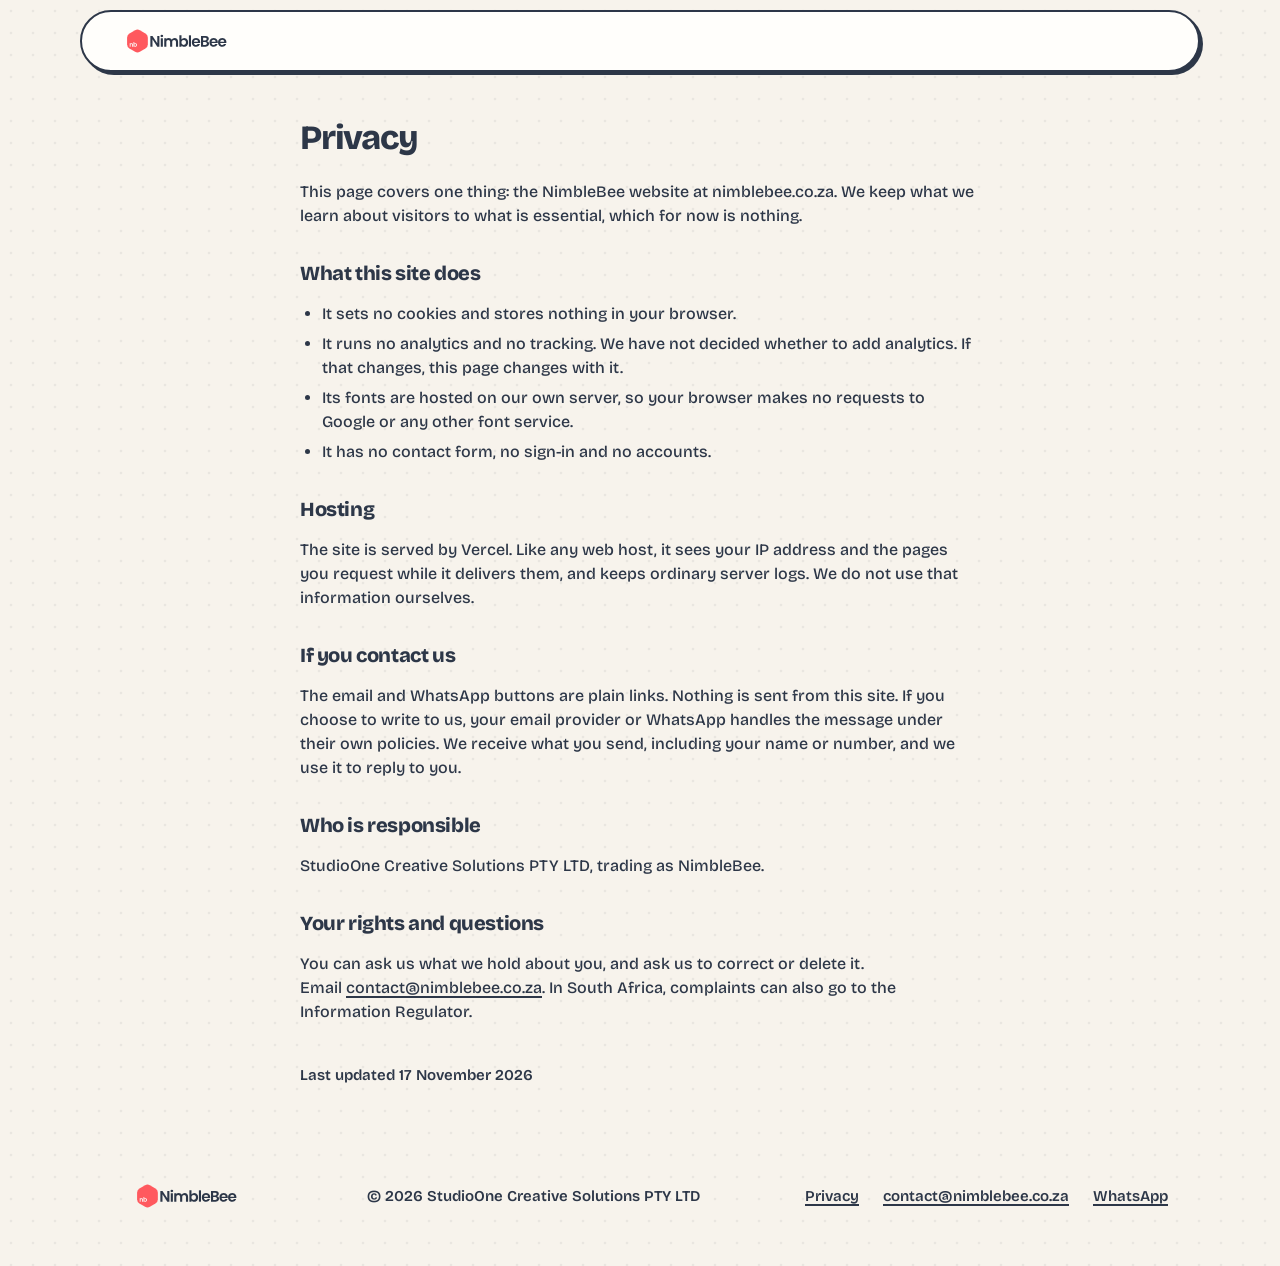
<file: privacy.html>
<!DOCTYPE html>
<html lang="en-ZA">
<head>
  <meta charset="UTF-8">
  <meta name="viewport" content="width=device-width, initial-scale=1">
  <title>Privacy | NimbleBee</title>
  <meta name="description" content="What the NimbleBee website (nimblebee.co.za) does and does not do with visitor data.">
  <link rel="preload" href="assets/fonts/bricolage-grotesque-latin-500-normal.woff2" as="font" type="font/woff2" crossorigin>
  <link rel="stylesheet" href="css/fonts.css">
  <link rel="stylesheet" href="css/tokens.css">
  <link rel="stylesheet" href="css/base.css">
  <link rel="stylesheet" href="css/site.css">
  <link rel="icon" type="image/png" sizes="32x32" href="assets/favicon/favicon-32.png">
  <style>
    .policy { max-width: 680px; margin: 0 auto; padding: 120px 0 40px; display: flex; flex-direction: column; gap: 16px; }
    .policy h1 { margin: 0 0 8px; }
    .policy h2 { font-size: 20px; line-height: 1.3; font-weight: 800; letter-spacing: -0.02em; margin: 16px 0 0; }
    .policy ul { margin: 0; padding-left: 22px; display: flex; flex-direction: column; gap: 6px; }
    .policy .updated { font-size: 15px; font-weight: 600; margin-top: 24px; }
  </style>
</head>
<body>
  <header class="nav">
    <div class="navin">
      <a class="brand" href="/"><img src="assets/logos/logomark-slim-sm.svg" alt="NimbleBee home" width="150" height="37.5"></a>
    </div>
  </header>
  <main class="wrap">
    <article class="policy">
      <h1 class="display-h3">Privacy</h1>

      <p>This page covers one thing: the NimbleBee website at nimblebee.co.za. We keep what we learn about visitors to what is essential, which for now is nothing.</p>

      <h2>What this site does</h2>
      <ul>
        <li>It sets no cookies and stores nothing in your browser.</li>
        <li>It runs no analytics and no tracking. We have not decided whether to add analytics. If that changes, this page changes with it.</li>
        <li>Its fonts are hosted on our own server, so your browser makes no requests to Google or any other font service.</li>
        <li>It has no contact form, no sign-in and no accounts.</li>
      </ul>

      <h2>Hosting</h2>
      <p>The site is served by Vercel. Like any web host, it sees your IP address and the pages you request while it delivers them, and keeps ordinary server logs. We do not use that information ourselves.</p>

      <h2>If you contact us</h2>
      <p>The email and WhatsApp buttons are plain links. Nothing is sent from this site. If you choose to write to us, your email provider or WhatsApp handles the message under their own policies. We receive what you send, including your name or number, and we use it to reply to you.</p>

      <h2>Who is responsible</h2>
      <p>StudioOne Creative Solutions PTY LTD, trading as NimbleBee.</p>

      <h2>Your rights and questions</h2>
      <p>You can ask us what we hold about you, and ask us to correct or delete it. Email <a href="mailto:contact@nimblebee.co.za">contact@nimblebee.co.za</a>. In South Africa, complaints can also go to the Information Regulator.</p>

      <p class="updated">Last updated 17 November 2026</p>
    </article>
  </main>
<footer class="ft">
  <div class="wrap ftin">
    <a class="brand" href="/"><img src="assets/logos/logomark-slim-sm.svg" alt="NimbleBee home" width="150" height="37.5"></a>
    <p class="ftco">© 2026 StudioOne Creative Solutions PTY LTD</p>
    <nav class="ftl" aria-label="Footer">
      <a href="privacy.html">Privacy</a>
      <a href="mailto:contact@nimblebee.co.za">contact@nimblebee.co.za</a>
      <a href="https://wa.me/27639344839" rel="noopener">WhatsApp</a>
    </nav>
  </div>
</footer>
</body>
</html>
</file>
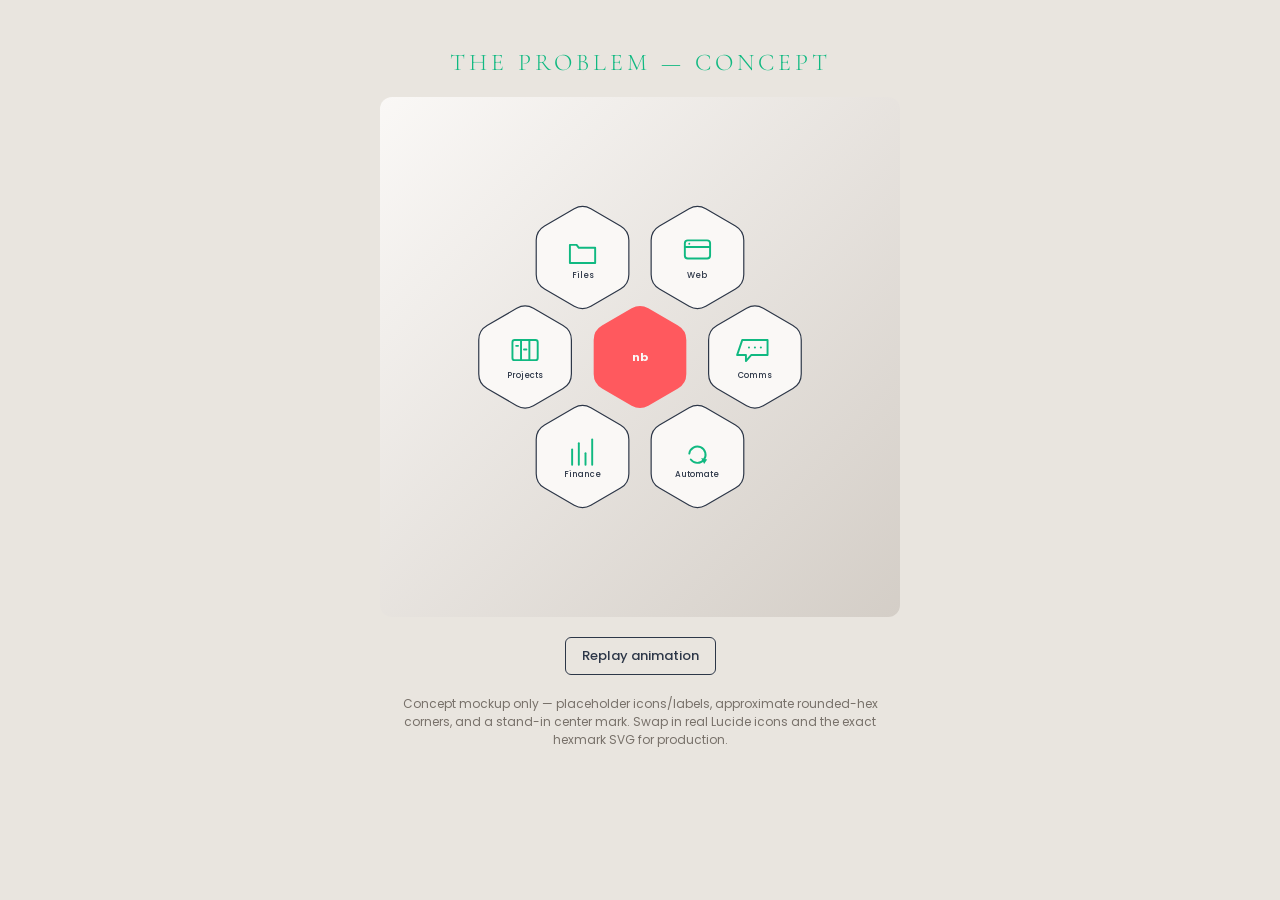
<file: tool-ecosystem-concept.html>
<!DOCTYPE html>
<html lang="en">
<head>
<meta charset="UTF-8">
<title>NimbleBee — tool ecosystem graphic concept</title>
<link rel="preconnect" href="https://fonts.googleapis.com">
<link href="https://fonts.googleapis.com/css2?family=Poppins:wght@300;400;500;700&family=Cormorant+Garamond:wght@300&display=swap" rel="stylesheet">
<style>
  :root{
    --charcoal:#2D3748;
    --charcoal-900:#1A202C;
    --coral:#FF595E;
    --emerald:#10B981;
    --offwhite:#FAF8F6;
    --neutral-100:#F3EFEA;
    --neutral-300:#D4CEC7;
    --neutral-500:#78716A;
  }
  *{box-sizing:border-box;}
  body{
    margin:0;
    font-family:'Poppins',sans-serif;
    background:#e9e5df;
    padding:48px 16px;
    display:flex;
    flex-direction:column;
    align-items:center;
    gap:20px;
  }
  .eyebrow{
    font-family:'Cormorant Garamond',serif;
    font-weight:300;
    font-size:24px;
    letter-spacing:4px;
    text-transform:uppercase;
    color:var(--emerald);
  }
  .stage{
    width:520px;
    max-width:100%;
    aspect-ratio:1/1;
    border-radius:12px;
    background:linear-gradient(135deg,var(--offwhite) 0%,var(--neutral-300) 100%);
    position:relative;
    overflow:hidden;
  }
  svg{width:100%;height:100%;display:block;}
  .spoke{
    transform-box:fill-box;
    transform-origin:50% 50%;
    opacity:0;
    transform:translate(var(--ox,0px),var(--oy,0px)) scale(0.25);
  }
  .spoke.play{
    animation:popin 0.55s cubic-bezier(.34,1.56,.64,1) forwards;
  }
  @keyframes popin{
    0%{opacity:0; transform:translate(var(--ox,0px),var(--oy,0px)) scale(0.25);}
    100%{opacity:1; transform:translate(var(--ox,0px),var(--oy,0px)) scale(1);}
  }
  .spoke.converge{
    animation:pullin 0.5s cubic-bezier(.3,.68,.4,1) forwards;
  }
  @keyframes pullin{
    0%{transform:translate(var(--ox,0px),var(--oy,0px)) scale(1);}
    100%{transform:translate(0,0) scale(1);}
  }
  .center-hex{
    transform-box:fill-box;
    transform-origin:50% 50%;
  }
  #hex-group{
    transform-box:fill-box;
    transform-origin:50% 50%;
  }
  #hex-group.unify{
    animation:fuse 0.6s ease-out;
  }
  @keyframes fuse{
    0%{transform:scale(1);}
    40%{transform:scale(1.06);}
    100%{transform:scale(1);}
  }
  .ring.pulse{
    animation:ring-out 0.9s ease-out forwards;
  }
  @keyframes ring-out{
    0%{opacity:0.6; r:190;}
    100%{opacity:0; r:255;}
  }
  .cat-label{
    font-family:'Poppins',sans-serif;
    font-weight:500;
    font-size:11px;
    fill:var(--charcoal);
  }
  .center-label{
    font-family:'Poppins',sans-serif;
    font-weight:700;
    font-size:15px;
    fill:var(--offwhite);
  }
  .controls{
    display:flex;
    gap:10px;
  }
  button{
    font-family:'Poppins',sans-serif;
    font-size:13px;
    font-weight:500;
    padding:8px 16px;
    border-radius:6px;
    border:1px solid var(--charcoal);
    background:transparent;
    color:var(--charcoal);
    cursor:pointer;
  }
  button:hover{background:var(--charcoal); color:var(--offwhite);}
  .note{
    font-size:12px;
    color:var(--neutral-500);
    max-width:520px;
    text-align:center;
    line-height:1.5;
  }
</style>
</head>
<body>

  <div class="eyebrow">the problem — concept</div>

  <div class="stage">
    <svg viewBox="0 0 700 700" role="img" aria-label="Honeycomb diagram: NimbleBee hexmark at center, surrounded by six category hexagons — web, comms, automate, finance, projects, files">
      <g id="ring-group"></g>
      <g id="hex-group"></g>
    </svg>
  </div>

  <div class="controls">
    <button id="replay">Replay animation</button>
  </div>

  <div class="note">
    Concept mockup only — placeholder icons/labels, approximate rounded-hex corners, and a stand-in center mark. Swap in real Lucide icons and the exact hexmark SVG for production.
  </div>

<script>
(function(){
  const svgNS = "http://www.w3.org/2000/svg";
  const hexGroup = document.getElementById('hex-group');
  const ringGroup = document.getElementById('ring-group');
  const cx0 = 350, cy0 = 350;
  const R = 72;
  const ROUND = 0.18;
  const D_TOUCH = R * Math.sqrt(3); // flush distance: outer hex edges line up with the center hex
  const GAP = 30; // how far out each hex starts before being pulled in flush

  function hexPoints(cx, cy, r){
    const pts = [];
    for(let k=0;k<6;k++){
      const a = (-90 + 60*k) * Math.PI/180;
      pts.push([cx + r*Math.cos(a), cy + r*Math.sin(a)]);
    }
    return pts;
  }

  function roundedHexPath(cx, cy, r, round){
    const pts = hexPoints(cx, cy, r);
    const n = pts.length;
    const corners = pts.map((p,i)=>{
      const prev = pts[(i-1+n)%n];
      const next = pts[(i+1)%n];
      const a = [p[0]+(prev[0]-p[0])*round, p[1]+(prev[1]-p[1])*round];
      const b = [p[0]+(next[0]-p[0])*round, p[1]+(next[1]-p[1])*round];
      return {a,b,p};
    });
    let d = `M ${corners[0].a[0]} ${corners[0].a[1]} `;
    for(let i=0;i<n;i++){
      const c = corners[i];
      d += `Q ${c.p[0]} ${c.p[1]} ${c.b[0]} ${c.b[1]} `;
      const nc = corners[(i+1)%n];
      d += `L ${nc.a[0]} ${nc.a[1]} `;
    }
    d += 'Z';
    return d;
  }

  function spokeAngle(k){
    // offset 30deg from the hex's own vertex angles so each spoke centers
    // on an edge of the inner hexagon, not a corner
    return (-60 + 60*k) * Math.PI/180;
  }

  function spokePos(k){
    // final, flush (touching) position -- baked into the actual geometry
    const a = spokeAngle(k);
    return [cx0 + D_TOUCH*Math.cos(a), cy0 + D_TOUCH*Math.sin(a)];
  }

  function spokeOffset(k){
    // outward vector each hex is pulled in from during entrance
    const a = spokeAngle(k);
    return [GAP*Math.cos(a), GAP*Math.sin(a)];
  }

  const categories = [
    { label:'Web', icon:'web' },
    { label:'Comms', icon:'comms' },
    { label:'Automate', icon:'automate' },
    { label:'Finance', icon:'finance' },
    { label:'Projects', icon:'projects' },
    { label:'Files', icon:'files' }
  ];

  function icon(type, cx, cy){
    const s = document.createElementNS(svgNS,'g');
    s.setAttribute('stroke', '#10B981');
    s.setAttribute('stroke-width', '2.6');
    s.setAttribute('fill', 'none');
    s.setAttribute('stroke-linecap','round');
    s.setAttribute('stroke-linejoin','round');
    const box = 34;
    const x0 = cx - box/2, y0 = cy - box/2 - 6;
    function el(tag, attrs){
      const e = document.createElementNS(svgNS, tag);
      for(const k in attrs) e.setAttribute(k, attrs[k]);
      s.appendChild(e);
      return e;
    }
    if(type==='web'){
      el('rect',{x:x0,y:y0,width:box,height:box*0.72,rx:4});
      el('line',{x1:x0,y1:y0+9,x2:x0+box,y2:y0+9});
      el('circle',{cx:x0+6,cy:y0+4.5,r:1.3,fill:'#10B981',stroke:'none'});
    } else if(type==='comms'){
      el('path',{d:`M ${x0} ${y0} h ${box} v ${box*0.6} h ${-box*0.65} l -7 8 v -8 h ${-box*0.35-0} Z`.replace('-0','')});
      el('circle',{cx:x0+9,cy:y0+box*0.3,r:1.4,fill:'#10B981',stroke:'none'});
      el('circle',{cx:x0+17,cy:y0+box*0.3,r:1.4,fill:'#10B981',stroke:'none'});
      el('circle',{cx:x0+25,cy:y0+box*0.3,r:1.4,fill:'#10B981',stroke:'none'});
    } else if(type==='automate'){
      el('path',{d:`M ${cx-11} ${cy-4} a 11 11 0 1 1 2 8`});
      el('path',{d:`M ${cx+11-2} ${cy+10} l 4 -6 l -8 -2 Z`,fill:'#10B981',stroke:'none'});
    } else if(type==='finance'){
      el('line',{x1:x0+3,y1:y0+box,x2:x0+3,y2:y0+box*0.4});
      el('line',{x1:x0+12,y1:y0+box,x2:x0+12,y2:y0+box*0.15});
      el('line',{x1:x0+21,y1:y0+box,x2:x0+21,y2:y0+box*0.55});
      el('line',{x1:x0+30,y1:y0+box,x2:x0+30,y2:y0+box*0.0});
    } else if(type==='projects'){
      el('rect',{x:x0,y:y0,width:box,height:box*0.8,rx:3});
      el('line',{x1:x0+box*0.34,y1:y0,x2:x0+box*0.34,y2:y0+box*0.8});
      el('line',{x1:x0+box*0.67,y1:y0,x2:x0+box*0.67,y2:y0+box*0.8});
      el('line',{x1:x0+5,y1:y0+8,x2:x0+box*0.34-4,y2:y0+8});
      el('line',{x1:x0+box*0.34+4,y1:y0+13,x2:x0+box*0.67-4,y2:y0+13});
    } else if(type==='files'){
      el('path',{d:`M ${x0} ${y0+6} h 9 l 3 4 h ${box-12} v ${box*0.6} h ${-box} Z`});
    }
    return s;
  }

  const center = document.createElementNS(svgNS,'g');
  center.setAttribute('class','center-hex');
  const ring = document.createElementNS(svgNS,'circle');
  ring.setAttribute('class','ring');
  ring.setAttribute('cx', cx0);
  ring.setAttribute('cy', cy0);
  ring.setAttribute('r', 190);
  ring.setAttribute('fill', 'none');
  ring.setAttribute('stroke', '#FF595E');
  ring.setAttribute('stroke-width', '2');
  ring.setAttribute('opacity', '0');
  ringGroup.appendChild(ring);

  const centerPath = document.createElementNS(svgNS,'path');
  centerPath.setAttribute('d', roundedHexPath(cx0, cy0, R, ROUND));
  centerPath.setAttribute('fill', '#FF595E');
  center.appendChild(centerPath);
  const centerText = document.createElementNS(svgNS,'text');
  centerText.setAttribute('class','center-label');
  centerText.setAttribute('x', cx0);
  centerText.setAttribute('y', cy0+5);
  centerText.setAttribute('text-anchor','middle');
  centerText.textContent = 'nb';
  center.appendChild(centerText);
  hexGroup.appendChild(center);

  const spokeEls = [];
  categories.forEach((cat, k)=>{
    const [x,y] = spokePos(k);
    const [ox,oy] = spokeOffset(k);
    const g = document.createElementNS(svgNS,'g');
    g.setAttribute('class','spoke');
    g.style.setProperty('--ox', ox.toFixed(2)+'px');
    g.style.setProperty('--oy', oy.toFixed(2)+'px');
    const p = document.createElementNS(svgNS,'path');
    p.setAttribute('d', roundedHexPath(x, y, R, ROUND));
    p.setAttribute('fill', '#FAF8F6');
    p.setAttribute('stroke', '#2D3748');
    p.setAttribute('stroke-width', '1.6');
    g.appendChild(p);
    g.appendChild(icon(cat.icon, x, y));
    const t = document.createElementNS(svgNS,'text');
    t.setAttribute('class','cat-label');
    t.setAttribute('x', x);
    t.setAttribute('y', y + 28);
    t.setAttribute('text-anchor','middle');
    t.textContent = cat.label;
    g.appendChild(t);
    hexGroup.appendChild(g);
    spokeEls.push(g);
  });

  function play(){
    // reset
    hexGroup.classList.remove('unify');
    ring.classList.remove('pulse');
    ring.setAttribute('opacity','0');
    spokeEls.forEach((g,i)=>{
      g.classList.remove('play','converge');
      g.style.opacity = '';
      g.getBoundingClientRect();
      g.style.animationDelay = (i*110)+'ms';
      g.classList.add('play');
    });

    // phase 1: staggered pop-in (already flush-positioned, offset outward via --ox/--oy)
    const popTotal = (spokeEls.length-1)*110 + 550;

    // phase 2: pulled together -- outward offset animates back to 0, edges go flush
    setTimeout(()=>{
      spokeEls.forEach(g=>{
        g.style.opacity = '1';
        g.classList.add('converge');
      });
    }, popTotal);

    // phase 3: the whole merged cluster pulses as one object, with an emanating ring
    const convergeTotal = popTotal + 500;
    setTimeout(()=>{
      ring.setAttribute('opacity','0.6');
      ring.classList.add('pulse');
      hexGroup.classList.add('unify');
    }, convergeTotal);
  }

  document.getElementById('replay').addEventListener('click', play);
  window.addEventListener('load', ()=> setTimeout(play, 200));
})();
</script>
</body>
</html>
</file>
<file: css/fonts.css>
/* Bricolage Grotesque, self-hosted. SIL Open Font License 1.1 (assets/fonts/OFL.txt).
   Three weights only (500 running text, 600 nav and small text, 800 display, buttons and labels), latin subset, woff2.
   The fallback stack lives in --font-sans (tokens.css): system-ui, -apple-system, 'Segoe UI', sans-serif. */
@font-face{font-family:'Bricolage Grotesque';font-style:normal;font-weight:500;font-display:swap;src:url(../assets/fonts/bricolage-grotesque-latin-500-normal.woff2) format('woff2');unicode-range:U+0000-00FF,U+0131,U+0152-0153,U+02BB-02BC,U+02C6,U+02DA,U+02DC,U+0304,U+0308,U+0329,U+2000-206F,U+20AC,U+2122,U+2191,U+2193,U+2212,U+2215,U+FEFF,U+FFFD}
@font-face{font-family:'Bricolage Grotesque';font-style:normal;font-weight:600;font-display:swap;src:url(../assets/fonts/bricolage-grotesque-latin-600-normal.woff2) format('woff2');unicode-range:U+0000-00FF,U+0131,U+0152-0153,U+02BB-02BC,U+02C6,U+02DA,U+02DC,U+0304,U+0308,U+0329,U+2000-206F,U+20AC,U+2122,U+2191,U+2193,U+2212,U+2215,U+FEFF,U+FFFD}
@font-face{font-family:'Bricolage Grotesque';font-style:normal;font-weight:800;font-display:swap;src:url(../assets/fonts/bricolage-grotesque-latin-800-normal.woff2) format('woff2');unicode-range:U+0000-00FF,U+0131,U+0152-0153,U+02BB-02BC,U+02C6,U+02DA,U+02DC,U+0304,U+0308,U+0329,U+2000-206F,U+20AC,U+2122,U+2191,U+2193,U+2212,U+2215,U+FEFF,U+FFFD}
</file>
<file: css/tokens.css>
/* NimbleBee Sticker design system — generated from tokens.json */
:root{
  --bg:#F7F3EC;
  --paper:#FFFEFB;
  --ink:#2D3748;
  --mint:#BFE6D3;
  --peach:#FFD9D2;
  --pink:#FF8F93;
  --cyan:#A5E6F0;
  --butter:#FFE9A6;
  --coral:#FF595E;
  --ok:#10B981;
  --sh-0:0 0 0 #2D3748;
  --sh-sm:2px 2px 0 #2D3748;
  --sh-md:3px 3px 0 #2D3748;
  --sh-lg:5px 5px 0 #2D3748;
  --sh-xl:6px 6px 0 #2D3748;
  --r-pill:999px;
  --r-card:28px;
  --r-sm:8px;
  --line:2px;
  --line-dash:2px dashed rgba(45,55,72,0.22);
  --focus-width:3px;
  --focus-offset:3px;
  --gut:clamp(16px,4vw,32px);
  --ease:cubic-bezier(.34,1.4,.64,1);
  --font-sans:'Bricolage Grotesque', system-ui, -apple-system, 'Segoe UI', sans-serif;
}
.display-h1{font-family:var(--font-sans);font-size:69px;line-height:0.98;font-weight:800;letter-spacing:-0.05em}
.display-h2{font-family:var(--font-sans);font-size:56px;line-height:1.02;font-weight:800;letter-spacing:-0.04em}
.display-h3{font-family:var(--font-sans);font-size:34px;line-height:1.05;font-weight:800;letter-spacing:-0.035em}
.display-h4{font-family:var(--font-sans);font-size:30px;line-height:1.05;font-weight:800;letter-spacing:-0.03em}
.text-large{font-family:var(--font-sans);font-size:20px;line-height:1.5;font-weight:500}
.text-lead{font-family:var(--font-sans);font-size:18px;line-height:1.5;font-weight:500}
.text-body{font-family:var(--font-sans);font-size:16px;line-height:1.5;font-weight:500}
.text-small{font-family:var(--font-sans);font-size:15px;line-height:1.4;font-weight:600}
.text-label{font-family:var(--font-sans);font-size:13px;line-height:1.3;font-weight:800;letter-spacing:0.06em}
</file>
<file: css/base.css>
/* NimbleBee Sticker design system v1: component styles, copied from design-system/v4-sticker/components/bundle.css.
   Tokens come from tokens.css. Preview-only Google Fonts import and .motion-reduced block removed. */

/* ---------- base ---------- */
*{box-sizing:border-box}
body{margin:0;background:var(--bg);color:var(--ink);font-family:var(--font-sans);font-size:16px;line-height:1.5;font-weight:500}
/* page background dot grid: the one texture that stays from the Sticker export (22px grid, ink at about 7%) */
body{background-image:radial-gradient(rgba(45,55,72,.07) 1.5px,transparent 1.6px);background-size:22px 22px}
a{color:var(--ink);text-decoration-thickness:2px;text-underline-offset:3px}
a:hover{color:var(--ink);text-decoration-color:var(--coral)}
button{font:inherit;color:inherit}
:focus-visible{outline:var(--focus-width) solid var(--ink);outline-offset:var(--focus-offset)}
:where(:focus-visible){border-radius:var(--r-sm)}
.sr{position:absolute;width:1px;height:1px;overflow:hidden;clip:rect(0 0 0 0);white-space:nowrap}
.f-mint{--f:var(--mint)}.f-peach{--f:var(--peach)}.f-pink{--f:var(--pink)}.f-cyan{--f:var(--cyan)}.f-butter{--f:var(--butter)}.f-paper{--f:var(--paper)}.f-coral{--f:var(--coral)}.f-ok{--f:var(--ok)}
.ic{display:inline-block;width:1em;height:1em;flex:none}
.ic svg{width:100%;height:100%;display:block}

/* ---------- display type: fluid versions of the type tokens ---------- */
.display-h1{font-size:clamp(34px,calc((100vw - 32px)/8.9),60px)}
@media(min-width:900px){.display-h1{font-size:clamp(46px,calc((min(100vw,1120px) - 88px)*.0674),69px)}}
.display-h2{font-size:clamp(32px,5.6vw,56px)}
.display-h3{font-size:clamp(28px,3vw,34px)}
.display-h4{font-size:clamp(22px,3vw,30px)}
.text-label{text-transform:uppercase}

/* ---------- sticker hex (inline SVG sprite, one symbol per tier) ---------- */
.hex{position:relative;display:inline-grid;place-items:center;flex:none;width:var(--hex-w,50px);height:var(--hex-h,54.8px);vertical-align:middle}
.hex>svg{position:absolute;inset:0;width:100%;height:100%;overflow:visible}
.hex.is-marker{--hex-sh-o:0}
.hex .hc{position:relative;z-index:1;display:flex;flex-direction:column;align-items:center;gap:2px;text-align:center;line-height:1.1;font-weight:800;color:var(--ink)}
.hex-15{--hex-w:15px;--hex-h:16.24px}
.hex-26{--hex-w:26px;--hex-h:28.17px}
.hex-36{--hex-w:36px;--hex-h:38.94px}
.hex-50{--hex-w:50px;--hex-h:54.80px}
.hex-76{--hex-w:76px;--hex-h:84.01px}
.hex-110{--hex-w:110px;--hex-h:121.60px}
.hex-150{--hex-w:150px;--hex-h:165.82px}
.hex-50 .hc{font-size:20px}.hex-76 .hc{font-size:24px}.hex-110 .hc,.hex-150 .hc{font-size:34px}
.hex-36 .hc .ic{font-size:18px}.hex-50 .hc .ic{font-size:24px}.hex-76 .hc .ic{font-size:34px}.hex-110 .hc .ic{font-size:48px}.hex-150 .hc .ic{font-size:64px}

/* ---------- buttons ---------- */
.btn{display:inline-flex;align-items:center;justify-content:center;gap:8px;min-height:48px;padding:0 24px;border:var(--line) solid var(--ink);border-radius:var(--r-pill);background:var(--pink);color:var(--ink);font-family:inherit;font-weight:800;font-size:16px;line-height:1.2;text-decoration:none;box-shadow:var(--sh-md);cursor:pointer;transition:transform 180ms var(--ease),box-shadow 180ms var(--ease);-webkit-tap-highlight-color:transparent}
.btn:hover,.btn.is-hover{color:var(--ink);text-decoration:none;transform:translate(-2px,-2px) rotate(-1deg);box-shadow:var(--sh-lg)}
.btn:active,.btn.is-active{transform:translate(3px,3px);box-shadow:var(--sh-0)}
.btn.alt{background:var(--paper)}
.btn.sm{min-height:44px;padding:0 18px;font-size:15px}
.btn .ic{font-size:18px}
.btn.icon{width:48px;padding:0}
.btn.icon.sm{width:44px}
.btn.icon .ic{font-size:20px}
.btn:disabled,.btn[aria-disabled="true"]{opacity:.35;pointer-events:none;cursor:default}

/* tab pill: the "Who it's for" picker (export .wpill) and the plain text tab (export .tab) */
.tabpill{appearance:none;font:inherit;color:var(--ink);cursor:pointer;display:inline-flex;align-items:center;gap:10px;min-height:54px;padding:4px 20px 4px 8px;border:var(--line) solid var(--ink);border-radius:var(--r-pill);background:var(--paper);box-shadow:var(--sh-md);font-weight:800;font-size:16px;transition:transform 260ms var(--ease),box-shadow 260ms,background 260ms}
.tabpill.plain{min-height:48px;padding:0 22px}
.tabpill:hover,.tabpill.is-hover{transform:translate(-2px,-2px) rotate(-1deg)}
.tabpill:active,.tabpill.is-active{transform:translate(2px,2px);box-shadow:var(--sh-0)}
.tabpill[aria-selected="true"]{background:var(--f,var(--mint));rotate:-2deg;transform:translate(-1px,-3px);box-shadow:var(--sh-lg)}
.tabpill:disabled{opacity:.35;pointer-events:none}

/* ---------- eyebrow chip ---------- */
.chip{display:inline-flex;align-items:center;gap:8px;padding:5px 13px;border:var(--line) solid var(--ink);border-radius:var(--r-pill);background:var(--f,var(--cyan));color:var(--ink);font-size:13px;font-weight:800;text-transform:uppercase;letter-spacing:.06em;line-height:1.3}

/* ---------- sticker card ---------- */
.card{position:relative;display:flex;flex-direction:column;gap:16px;padding:clamp(22px,3.5vw,40px);border:var(--line) solid var(--ink);border-radius:var(--r-card);background:var(--f,var(--paper));box-shadow:var(--sh-xl);color:var(--ink);font-size:18px;font-weight:500;min-width:0}
.card .stk{position:absolute;right:-8px;top:-22px;rotate:6deg}
a.card{text-decoration:none;transition:transform 260ms var(--ease)}
a.card:hover,a.card.is-hover{transform:translate(-3px,-3px) rotate(-1deg)}
.card .divider{border:0;border-top:var(--line-dash);margin:4px 0}
.card .media{border:var(--line) solid var(--ink);border-radius:var(--r-sm);background:var(--paper);transition:opacity 300ms}
.card.is-inactive .media{opacity:.45}

/* ---------- nav ---------- */
.nav{position:fixed;top:calc(env(safe-area-inset-top,0px) + 10px);left:0;right:0;z-index:40;padding-inline:var(--gut);pointer-events:none}
.nav.is-static{position:relative;top:auto}
.navin{pointer-events:auto;max-width:1120px;margin:0 auto;display:flex;align-items:center;justify-content:space-between;gap:12px;padding:7px 7px 7px 20px;border:var(--line) solid var(--ink);border-radius:var(--r-pill);background:var(--paper);box-shadow:var(--sh-md)}
.brand{display:inline-flex;align-items:center;min-height:44px;text-decoration:none}
.brand img{display:block;height:37.5px;width:auto}
@media(max-width:369px){.brand img{height:30px}}
.navl{display:none;gap:4px}
.navl a{display:inline-flex;align-items:center;min-height:44px;padding:0 14px;border-radius:var(--r-pill);font-weight:600;font-size:15px;white-space:nowrap;text-decoration:none;transition:background 160ms,transform 200ms var(--ease)}
.navl a:hover{background:var(--peach);transform:rotate(-2deg) scale(1.05)}
.navr{display:flex;align-items:center;gap:8px}
.burger{width:44px;height:44px;border:var(--line) solid var(--ink);border-radius:50%;background:transparent;color:var(--ink);cursor:pointer;display:grid;place-items:center;font-size:20px;padding:0}
/* open state keeps the outline only; the icon swaps to an X */
.menu{pointer-events:auto;max-width:1120px;margin:10px auto 0;display:flex;flex-direction:column;gap:8px;padding:14px;border:var(--line) solid var(--ink);border-radius:var(--r-card);background:var(--paper);box-shadow:var(--sh-md)}
.menu[hidden]{display:none}
.menu a{display:flex;align-items:center;min-height:48px;padding:0 16px;border-radius:var(--r-pill);font-weight:600;font-size:18px;text-decoration:none}
.menu a:hover{background:var(--peach)}
@media(min-width:960px){.navl{display:flex}.burger,.menu{display:none!important}}
/* preview hooks: force one layout regardless of width */
.nav[data-layout="desktop"] .navl{display:flex!important}
.nav[data-layout="desktop"] .burger,.nav[data-layout="desktop"] .menu{display:none!important}
.nav[data-layout="mobile"] .navl{display:none!important}
.nav[data-layout="mobile"] .burger{display:grid!important}
.nav[data-layout="mobile"] .menu:not([hidden]){display:flex!important}

/* ---------- form (provisional) ---------- */
.field{display:flex;flex-direction:column;gap:8px;min-width:0}
.field-label{font-size:15px;font-weight:800;line-height:1.4}
.input,.textarea{width:100%;font:inherit;font-size:16px;font-weight:500;line-height:1.5;color:var(--ink);background:var(--paper);border:var(--line) solid var(--ink);box-shadow:var(--sh-sm);transition:box-shadow 180ms var(--ease),background 200ms}
.input{min-height:48px;padding:0 20px;border-radius:var(--r-pill)}
.textarea{min-height:132px;padding:14px 20px;border-radius:var(--r-card);resize:vertical}
.input::placeholder,.textarea::placeholder{color:rgba(45,55,72,.75);opacity:1}
.input:hover,.textarea:hover{box-shadow:var(--sh-md)}
.input:focus-visible,.textarea:focus-visible,.input.is-focus,.textarea.is-focus{outline:var(--focus-width) solid var(--ink);outline-offset:var(--focus-offset)}
.field.is-error .input,.field.is-error .textarea,.input[aria-invalid="true"],.textarea[aria-invalid="true"]{background:var(--peach)}
.field-error{display:flex;align-items:center;gap:8px;font-size:15px;font-weight:600;line-height:1.4}
.field-error .hex{flex:none}

/* ---------- entrance motion ---------- */
.navin{animation:drop 600ms var(--ease) both}
.rv.on{animation:pop 620ms var(--ease) both}
.nbjs .rv:not(.on){opacity:0}
@keyframes drop{from{opacity:0;transform:translateY(-30px)}}
@keyframes pop{from{opacity:0;transform:translateY(24px) scale(.92)}}

/* ---------- reduced motion ----------
   The @media block is the production rule set. */
@media (prefers-reduced-motion: reduce){
  *,*::before,*::after{animation:none!important;transition:none!important;scroll-behavior:auto!important}
  .nbjs .rv:not(.on){opacity:1}
  .btn:hover,.btn.is-hover,.btn:active,.btn.is-active,.tabpill:not([aria-selected="true"]):hover,.tabpill:not([aria-selected="true"]).is-hover,.tabpill:not([aria-selected="true"]):active,.tabpill:not([aria-selected="true"]).is-active,a.card:hover,a.card.is-hover,.navl a:hover{transform:none}
  html{scroll-behavior:auto}
}
</file>
<file: css/site.css>
/* NimbleBee site layer: page-level rules on top of tokens.css and base.css.
   Port 1 holds the page shell and the hero (kinetic headline, "I need..." bubble). Ports 2 and 3 add their sections below.
   Values point at the design-system tokens; nothing is hard-coded from the mock-up. */

/* ---------- page shell ---------- */
html{scroll-behavior:smooth}
body{overflow-x:clip}
h1,h2,h3,h4,p,ol,ul{margin:0}
h1,h2,h3{text-wrap:balance}
p{text-wrap:pretty}
.wrap{max-width:1120px;margin:0 auto;padding-inline:var(--gut)}
section{scroll-margin-top:90px}
[hidden]{display:none!important}
/* nav: keep the logomark at its set height and the button on one line (the bar never squeezes the logo) */
.brand{flex:none}
.btn{white-space:nowrap}
/* the design system steps the logo down to 30px under 370px; at 375px (iPhone) the burger then touches the bar's edge, so step down under 390px */
@media(max-width:389px){.brand img{height:30px}}
/* 320px phones: the bar is 288px wide inside the gutter, so the logo, Let's talk and the burger need a tighter fit */
@media(max-width:339px){.navin{padding-left:12px;gap:6px}.brand img{height:26px}.navr{gap:6px}}
@keyframes bob{0%,100%{translate:0 0}50%{translate:0 -5px}}

/* ---------- hero ---------- */
.hero{padding-top:clamp(96px,14vw,128px);padding-bottom:40px}
.hgrid{display:grid;gap:32px;align-items:center;grid-template-columns:minmax(0,1fr)}
@media(min-width:900px){.hgrid{grid-template-columns:minmax(0,1.2fr) minmax(0,.8fr);gap:24px;align-items:start}.hgrid>.gcol{margin-top:calc(13px*1.3 + 14px + 22px)}}
.htext{display:flex;flex-direction:column;gap:22px;min-width:0}
.htext .chip{align-self:flex-start;rotate:-2deg;animation:pop 560ms var(--ease) both}
.lede{font-size:clamp(18px,2.4vw,20px);line-height:1.5;font-weight:500;max-width:34em;animation:pop 560ms var(--ease) .5s both}
.ctas{display:flex;flex-wrap:wrap;gap:14px;animation:pop 560ms var(--ease) .5s both}
.ctas-phone{display:none}

/* kinetic headline: the h1 uses .display-h1 for size, weight and tracking */
.kin{margin:0}
.kin .ln{display:block;white-space:nowrap;position:relative;isolation:isolate}
.kin .ln+.ln{margin-top:.04em}
.kin .wd{display:inline-block;white-space:nowrap}
.kin .ch{display:inline-block;transition:transform 320ms var(--ease);animation:chin 640ms var(--ease) calc(var(--i)*38ms) backwards}
.kin .ch:hover{transform:translateY(-.09em) rotate(-7deg) scale(1.08)}
.hlw .sw .ch{animation:none}
.hlw .sw.init .ch{animation:chin 640ms var(--ease) calc(var(--i)*38ms) backwards}
@keyframes chin{from{opacity:0;transform:translateY(.55em) rotate(10deg) scale(.8)}}
.hlw{position:relative;display:inline-block;vertical-align:baseline;white-space:nowrap}
.hlw .mk{position:absolute;left:-.16em;width:calc(100% + .36em);bottom:-.04em;height:.7em;z-index:-1;overflow:visible;pointer-events:none;rotate:var(--mr,-1deg);transform-origin:left center}
.mk path{fill:none;stroke:var(--hc,var(--mint));stroke-linecap:round;stroke-linejoin:round;stroke-dasharray:1;stroke-dashoffset:0}
.mk .p1{stroke-width:var(--sw,34px)}
.mk .p2{stroke-width:calc(var(--sw,34px)*.4);opacity:.9}
.mk g{filter:url(#nb-dry)}
.mk.draw .p1{animation:mkd 560ms cubic-bezier(.5,.08,.2,1) both}
.mk.draw .p2{animation:mkd 300ms cubic-bezier(.4,.1,.3,1) 380ms both}
.mk.draw{animation:mksq 220ms ease-out 520ms both}
.mk.erase path{animation:mke 260ms cubic-bezier(.6,0,.9,.5) both}
.mk.hid path{stroke-dashoffset:1}
@keyframes mkd{from{stroke-dashoffset:1}to{stroke-dashoffset:0}}
@keyframes mke{to{stroke-dashoffset:-1}}
@keyframes mksq{40%{transform:scaleY(1.1)}}
.hlw .sws{position:relative;z-index:1;display:inline-block}
.hlw .sw{position:absolute;left:0;top:0;visibility:hidden;white-space:nowrap}
.hlw .sw.on{position:relative;visibility:visible}
.hlw .sw.out{visibility:visible;animation:swout 260ms cubic-bezier(.6,0,.9,.5) both}
.hlw .sw.on:not(.init) .ch{animation:chin 560ms var(--ease) calc(var(--j)*34ms) backwards}
@keyframes swout{to{opacity:0;transform:translateY(-.5em) rotate(-5deg)}}

/* ---------- hero graphic: the "I need..." bubble ---------- */
.gcol{min-width:0;display:flex;flex-direction:column;align-items:center;gap:12px}
.gwrap{container-type:inline-size;position:relative;width:100%;max-width:440px;aspect-ratio:1/1;touch-action:pan-y;animation:pop 640ms var(--ease) .3s both}
.bub{position:absolute;left:0;right:0;top:0;min-height:36cqw;padding:5cqw 6cqw;border:var(--line) solid var(--ink);border-radius:7cqw;background:var(--paper);box-shadow:var(--sh-lg);display:flex;align-items:center;transition:translate 400ms cubic-bezier(.2,.7,.3,1);cursor:pointer;text-align:left;font-family:inherit;color:inherit;width:100%}
.bub::after{content:"";position:absolute;left:14cqw;bottom:-4.2cqw;width:7cqw;height:7cqw;background:var(--paper);border-right:var(--line) solid var(--ink);border-bottom:var(--line) solid var(--ink);rotate:45deg;border-radius:0 0 1.6cqw 0;box-shadow:4px 4px 0 var(--ink);clip-path:polygon(100% 0,100% 100%,0 100%)}
.bub .t{font-size:max(19px,7cqw);font-weight:800;letter-spacing:-.035em;line-height:1.08;min-height:2.16em;display:block;margin:0}
.bub .caret{display:inline-block;width:.09em;height:.95em;margin-left:.06em;background:var(--coral);vertical-align:-.1em;animation:blink 900ms steps(1) infinite}
@keyframes blink{50%{opacity:0}}
.bhint{position:absolute;right:0;top:41cqw;margin:0;font-size:max(13px,3.2cqw);font-weight:500;line-height:1.2;text-align:right}
.tiles{position:absolute;left:0;right:0;bottom:0;top:49cqw;display:grid;grid-template-columns:repeat(3,minmax(0,1fr));grid-template-rows:repeat(2,minmax(0,1fr));gap:3.4cqw}
.slot{position:relative;min-width:0;min-height:0}
.slot::before{content:"";position:absolute;inset:0;border:var(--line-dash);border-radius:5cqw}

/* hero on phones: more room above and between the eyebrow, headline and body; everything centred (desktop layout is unchanged) */
@media(max-width:699px){
  .hero{padding-top:128px}
  .htext{align-items:center;text-align:center;gap:30px}
  .htext .chip{align-self:center}
  .lede{margin-inline:auto}
  /* the buttons sit under the six tiles on a phone (T444): the copy under the lede is hidden, so only one set is in the tab order and the reading order */
  .htext .ctas{display:none}
  .ctas-phone{display:grid;grid-template-columns:1fr auto 1fr;justify-items:center;gap:0;width:100%;margin-top:14px}
  .ctas-phone>.btn:not(.pausebtn){grid-column:2}
  .ctas-phone>.pausebtn{grid-column:3;justify-self:end;align-self:center}
}

/* pause controls (hero and ticker): a small paper circle with the icon only; the label lives in aria-label. The ::after keeps a 44px touch target. */
.btn.icon.sm.pausebtn{position:relative;width:36px;height:36px;min-height:36px;padding:0;border-radius:50%;background:var(--paper);align-self:center;flex:none}
.btn.icon.sm.pausebtn .ic{font-size:16px}
.pausebtn::after{content:"";position:absolute;inset:-4px}


/* paused: the hero pause control stops every animation on the page */
.nb-paused *{animation-play-state:paused!important}
.nb-off,.nb-off *{animation-play-state:paused!important}

/* ---------- reduced motion (page layer) ---------- */
@media (prefers-reduced-motion: reduce){
  .bub .caret{opacity:0}
  [data-pause],.tapebar{display:none}
}

/* ---------- footer ---------- */
.ft{padding-block:48px}
.ftin{display:flex;flex-wrap:wrap;align-items:center;justify-content:space-between;gap:8px 32px}
.ftco{font-size:15px;font-weight:600}
.ftl{display:flex;flex-wrap:wrap;gap:0 24px}
.ftl a{display:inline-flex;align-items:center;min-height:44px;font-size:15px;font-weight:600}

/* ---------- sections: shared ---------- */
.sec{padding-block:0}
.sechead{display:flex;flex-direction:column;align-items:flex-start;gap:16px;margin-bottom:36px}
.sep{display:flex;align-items:center;gap:14px;max-width:1120px;margin:clamp(48px,7vw,88px) auto;padding-inline:var(--gut)}
.sep::before,.sep::after{content:"";flex:1;border-top:var(--line-dash)}
.sep .hex{rotate:var(--r,0deg)}

/* ---------- problem ---------- */
.pgrid{display:grid;gap:32px;align-items:start}
@media(min-width:900px){.pgrid{grid-template-columns:.9fr 1.1fr;gap:56px}}
.ptext{display:flex;flex-direction:column;gap:20px;min-width:0}
.ptext .chip{align-self:flex-start}
.toggle{display:inline-flex;align-items:center;gap:14px;align-self:flex-start;min-height:56px;padding:6px 20px 6px 8px;border:var(--line) solid var(--ink);border-radius:var(--r-pill);background:var(--paper);box-shadow:var(--sh-md);font-weight:800;font-size:17px;cursor:pointer;transition:transform 180ms var(--ease),box-shadow 180ms var(--ease)}
.toggle:hover{transform:translate(-2px,-2px);box-shadow:var(--sh-lg)}
.toggle:active{transform:translate(2px,2px);box-shadow:var(--sh-0)}
.knob{position:relative;display:block;width:60px;height:38px;border:var(--line) solid var(--ink);border-radius:var(--r-pill);background:color-mix(in srgb,var(--ink) 14%,var(--bg));transition:background 300ms;flex:none}
.knob::after{content:"";box-sizing:border-box;position:absolute;top:-2px;left:-2px;width:38px;height:38px;border-radius:50%;border:var(--line) solid var(--ink);background:var(--pink);transition:transform 360ms var(--ease),background 300ms}
.toggle[aria-pressed="true"] .knob{background:var(--mint)}
.toggle[aria-pressed="true"] .knob::after{transform:translateX(22px);background:var(--ok)}
.board{border:var(--line) dashed var(--ink);border-radius:var(--r-card);background:color-mix(in srgb,var(--paper) 60%,transparent);padding:clamp(18px,3vw,32px);display:flex;flex-direction:column;gap:22px;min-width:0}
.mess{position:relative;display:grid;grid-template-columns:repeat(2,minmax(0,1fr));gap:30px 28px}
@media(min-width:560px){.mess{grid-template-columns:repeat(3,minmax(0,1fr));gap:36px 40px}}
/* the board's top edge is level with the H1 letters, not the section pill: pill 31px + 20px gap = 51px to the H1 box, plus about 10px to the cap top (measured at 56px type, 1280px wide) */
@media(min-width:900px){.pgrid .board{margin-top:61px}}
.note{display:flex;align-items:center;gap:10px;padding:14px 12px;border:var(--line) solid var(--ink);border-radius:16px;background:var(--f);box-shadow:var(--sh-md);font-weight:800;font-size:15px;line-height:1.2;min-height:68px;min-width:0;overflow-wrap:break-word;position:relative;z-index:1;rotate:var(--r);translate:var(--x) var(--y);transition:rotate 800ms var(--ease),translate 800ms var(--ease);animation:jig var(--jd,1s) ease-in-out var(--jl,0s) infinite}
/* willpower state: every note sits well away from its tidy cell, in places that make the paths cross (percentages are of the note's own size), and keeps jiggling */
/* jiggle durations: the 3 Nov values (.9 1.15 1 .85 1.2 .95 s) slowed 25% on 9 Nov (x1.33) and 25% again (x1.33) */
.n1{--r:-11deg;--x:14%;--y:235%;--jd:1.6s;--jl:0s}.n2{--r:9deg;--x:-8%;--y:110%;--jd:2.04s;--jl:-.3s}.n3{--r:7deg;--x:85%;--y:125%;--jd:1.77s;--jl:-.6s}.n4{--r:-8deg;--x:-40%;--y:-115%;--jd:1.51s;--jl:-.2s}.n5{--r:10deg;--x:24%;--y:-235%;--jd:2.13s;--jl:-.7s}.n6{--r:-12deg;--x:-90%;--y:-125%;--jd:1.69s;--jl:-.45s}
@media(min-width:560px){
  .n1{--r:-10deg;--x:195%;--y:110%}.n2{--r:8deg;--x:10%;--y:118%}.n3{--r:-7deg;--x:-205%;--y:135%}.n4{--r:9deg;--x:210%;--y:-115%}.n5{--r:-9deg;--x:-12%;--y:-122%}.n6{--r:11deg;--x:-200%;--y:-128%}
}
/* sideways travel is 50% wider than before (3, -4, 2 px became 4.5, -6, 3 px); up and down and the rotation are unchanged */
@keyframes jig{0%,100%{transform:translate(0,0) rotate(0)}20%{transform:translate(4.5px,-4px) rotate(2deg)}45%{transform:translate(-6px,2px) rotate(-2.5deg)}70%{transform:translate(3px,4px) rotate(1.5deg)}}
.lf{display:none}
.board.tidy .lb{display:none}
.board.tidy .lf{display:inline}
.board.tidy .note{rotate:0deg;translate:0 0;animation:none}
/* connection lines: built by js/problem.js, drawn in the fixed state only */
.links{position:absolute;inset:0;width:100%;height:100%;overflow:visible;pointer-events:none;z-index:0}
/* timings are 50% faster than first built (retract 260, draw 520, start 750 + 70 per line) */
.links line{stroke:var(--ink);stroke-width:2;stroke-dasharray:1;stroke-dashoffset:1;transition:stroke-dashoffset 173ms var(--ease)}
.board.tidy .links line{stroke-dashoffset:0;transition:stroke-dashoffset 347ms var(--ease) calc(500ms + var(--i,0)*47ms)}
/* travelling dots: pastel, with a 1px outline (the system's usual line is 2px; the dots are too small for that) */
.dot{stroke:var(--ink);stroke-width:1}
.dot.d0{fill:var(--pink)}
.dot.d1{fill:var(--cyan)}
/* caption: "Willpower." sits on the tile edge; in the fixed state the tick hex takes that spot and the text moves 92px (hex 76 + 16) */
/* "Willpower." and "A system." share one line: the big text is centred on the 84px tick hex in both states (hex top = verdict top), and "Connected by NimbleBee" hangs below it */
.verdict{--fs:clamp(28px,5vw,44px);position:relative;min-height:90px}
.cap{min-width:0;padding-top:calc((84px - var(--fs))/2)}
.board.tidy .cap{padding-left:92px}
.verdict .sub{display:none;margin:3px 0 0;font-size:14px;font-weight:600;line-height:1.2;color:color-mix(in srgb,var(--ink) 72%,var(--bg))}
.board.tidy .verdict .sub{display:block}
.verdict .big{font-size:var(--fs);font-weight:800;letter-spacing:-.04em;line-height:1}
.verdict .b{display:none}
.board.tidy .verdict .a{display:none}
.board.tidy .verdict .b{display:inline-block}
.sys{position:absolute;left:0;top:0;opacity:0;scale:.3;transition:opacity 300ms,scale 600ms var(--ease)}
.sys .ic{font-size:34px}
.board.tidy .sys{opacity:1;scale:1;transition-delay:.2s}
/* emphasis marks, copied from the design system (nimblebee/design-system/v4-sticker/components/bundle.css): the highlighter (butter) and the squiggle (cyan).
   Only the default fills are here; add the .f-* squiggle fills and .hl-hero when something needs them. */
.hl{--hl-fill:var(--f,var(--butter));padding:0 .14em;margin:0 -.14em;color:var(--ink);background-color:transparent;background-image:linear-gradient(100deg,transparent 0 .1em,var(--hl-fill) .1em calc(100% - .1em),transparent calc(100% - .1em));background-repeat:no-repeat;background-size:100% .62em;background-position:0 86%;-webkit-box-decoration-break:clone;box-decoration-break:clone;-webkit-print-color-adjust:exact;print-color-adjust:exact}
.squiggle{--sq-w:clamp(12px,.9em,28px);--sq:url("data:image/svg+xml,%3Csvg xmlns='http://www.w3.org/2000/svg' viewBox='0 0 16 7'%3E%3Cpath d='M-8 3.5Q-4 6.5 0 3.5T8 3.5T16 3.5T24 3.5' fill='none' stroke='%23A5E6F0' stroke-width='3.3' stroke-linecap='round'/%3E%3C/svg%3E");padding-bottom:.15em;background-image:var(--sq);background-repeat:repeat-x;background-size:var(--sq-w) calc(var(--sq-w) * .4375);background-position:0 100%;-webkit-box-decoration-break:clone;box-decoration-break:clone;-webkit-print-color-adjust:exact;print-color-adjust:exact}
/* the marked words in the Problem copy are bold (Seth, 10 Nov); the design system marks are not bold by default */
.ptext .hl,.ptext .squiggle{font-weight:800}
@media (forced-colors:active){
  .hl{background:none;text-decoration:underline;text-decoration-thickness:.18em;text-underline-offset:.12em}
  .squiggle{background:none;padding-bottom:0;text-decoration:underline wavy;text-decoration-thickness:.12em;text-underline-offset:.2em}
}
@media (prefers-reduced-motion: reduce){
  .board .note,.sys,.knob,.knob::after{transition:none}
  .board .note{animation:none}
  .links line,.board.tidy .links line{transition:none}
}

/* ---------- offers ---------- */
.ogrid{display:grid;gap:36px;grid-template-columns:minmax(0,1fr)}
@media(min-width:760px){.ogrid{grid-template-columns:repeat(2,minmax(0,1fr));gap:40px}}
.ohead{display:flex;align-items:flex-start;justify-content:space-between;gap:12px}
.ogrid .card p{margin:0}
.ogrid .card .btn{align-self:flex-start;margin-top:auto}
.soon{margin-top:44px;font-size:18px;max-width:48em}
.soon p{margin:0 0 6px}
.soon ul{margin:0;padding-left:1.1em}
.soon li{margin:2px 0;text-wrap:pretty}
.also{display:flex;flex-wrap:wrap;align-items:center;gap:10px 12px;margin-top:20px}
.also .lbl{margin:0;font-size:18px;font-weight:800}
.also .more{margin:0;font-size:18px}
.chiprow{display:contents;list-style:none;margin:0;padding:0}

/* ---------- who it's for ---------- */
/* stacked (under 900px): text first, honeycomb centred underneath; heading and lead centred, the chip stays left with 24px below it */
.whogrid{display:grid;gap:32px;align-items:center;grid-template-columns:minmax(0,1fr)}
.whotext{display:flex;flex-direction:column;align-items:flex-start;gap:16px;min-width:0}
.whotext .chip{margin-bottom:8px}
.whotext h2,.whotext .text-lead{align-self:stretch;text-align:center}
.whotext .text-lead{max-width:30em;margin-inline:auto}
.whoart{display:flex;flex-direction:column;align-items:center;gap:20px;min-width:0}
.whoart .lbl{margin:0;font-size:16px;font-weight:800}
/* honeycomb: three 150px content hexes, pointy-top, one above two. Rows are offset by half a hex and spaced at centre distance x 0.866, so the hexes interlock with a 12px gap. */
.comb{--g:12px;list-style:none;margin:0;padding:0;position:relative;flex:none;width:calc(2*150px + var(--g) + 6px);height:calc(165.82px + (150px + var(--g))*.866 + 6px)}
.comb .hex{position:absolute}
.comb .c1{left:calc((150px + var(--g))/2);top:0}
.comb .c2{left:0;top:calc((150px + var(--g))*.866)}
.comb .c3{left:calc(150px + var(--g));top:calc((150px + var(--g))*.866)}
.comb .hc{gap:8px}
.comb .hc .ic{font-size:55px}
.comb .hc .text-label{white-space:nowrap}
/* 320px phones: the honeycomb (318px) is wider than the 288px inside the gutter, so step it down a notch (outlines scale with it, by about 10%) */
@media(max-width:344px){.comb{transform:scale(.9);transform-origin:50% 0;margin-bottom:-31px}}
@media(min-width:900px){
  .whogrid{grid-template-columns:minmax(0,1fr) auto;column-gap:64px}
  .whotext .chip{margin-bottom:0}
  .whotext h2,.whotext .text-lead{align-self:auto;text-align:left}
  .whotext .text-lead{margin-inline:0}
}

/* ---------- contact ---------- */
.cta{position:relative;overflow:hidden;border:var(--line) solid var(--ink);border-radius:var(--r-card);background:var(--peach);box-shadow:var(--sh-xl);padding:clamp(32px,7vw,80px) clamp(22px,5vw,64px);display:flex;flex-direction:column;gap:22px;align-items:center;text-align:center}
.cta>*{position:relative}
.cta h2{max-width:11em}
.cta p{max-width:30em}
.cta .ctas{animation:none;align-items:center;justify-content:center}
.deco{position:absolute!important;pointer-events:none;animation:bob 5s ease-in-out infinite}
.deco.d1{right:5%;top:8%;rotate:12deg}
.deco.d2{right:24%;bottom:-6%;rotate:-8deg;animation-delay:-1.5s}
.deco.d3{right:2%;bottom:12%;rotate:20deg;animation-delay:-3s}
.deco.d4{right:30%;top:-4%;rotate:-14deg;animation-delay:-2s}
@media(max-width:699px){.deco{opacity:.55}.deco.d1{display:none}}

/* ---------- proof ---------- */
.pcards{display:grid;gap:36px;grid-template-columns:minmax(0,1fr)}
@media(min-width:760px){.pcards{grid-template-columns:repeat(3,minmax(0,1fr));gap:28px}}
.pcards .card p{margin:0}
.pcards .ohead{flex-wrap:wrap}
@media(min-width:760px) and (max-width:1060px){.pcards .chip{font-size:11.5px;letter-spacing:.04em;padding-inline:10px}}
/* flip cards: the front is the card, the back plays the showreel. Both faces share one grid cell so the card keeps one height. */
.flip{display:grid;perspective:1400px;min-width:0}
.flip-in{display:grid;grid-template-columns:minmax(0,1fr);transform-style:preserve-3d;transition:transform 640ms var(--ease)}
.flip.open .flip-in{transform:rotateY(180deg)}
.face{grid-area:1/1;backface-visibility:hidden;-webkit-backface-visibility:hidden}
.face.back{transform:rotateY(180deg);justify-content:center;visibility:hidden}
.nbjs .face.back{visibility:visible}
.flipbtn{display:none;align-self:flex-start;margin-top:auto}
.nbjs .flipbtn{display:inline-flex}
.vid{display:block;width:100%;aspect-ratio:4/3;object-fit:cover;background:var(--ink)}
.vbar{display:flex;align-items:center;gap:12px}
.vbar .vback{margin-left:auto}
@media (prefers-reduced-motion: reduce){.flip-in{transition:none}}
.stats{display:grid;gap:20px;margin-top:44px;grid-template-columns:minmax(0,1fr);grid-auto-rows:1fr}
@media(min-width:640px){.stats{grid-template-columns:repeat(2,minmax(0,1fr))}}
.card.stat{gap:2px;padding:20px 18px 16px;border-radius:22px;box-shadow:var(--sh-lg)}
.stat .n{font-size:clamp(36px,6vw,60px);font-weight:800;letter-spacing:-.05em;line-height:1}
.stat .l{font-size:16px;font-weight:600}

/* tool ticker */
.tapewrap{overflow:hidden;padding-block:26px 30px;margin-top:42px}
.tape{background:var(--ink);color:var(--paper);rotate:-1.4deg;margin-inline:-3%;border-block:var(--line) solid var(--ink);overflow:hidden}
.tape .track{display:flex;width:max-content;animation:slide var(--tape-dur,110s) linear infinite}
.tape:hover .track,.tape:focus-within .track,.tape.stop .track{animation-play-state:paused}
.tape :focus-visible{outline-color:var(--paper)}
.tape .item{display:inline-flex;align-items:center;gap:16px;padding:10px 16px 10px 0;font-weight:800;font-size:clamp(14px,2.25vw,19.5px);letter-spacing:-.02em;white-space:nowrap}
.tape .item a,.tape .item a:hover{color:var(--pink);text-decoration:none}
.tapebar{display:flex;justify-content:flex-end;margin-top:6px}
.tapehead{display:flex;flex-direction:column;gap:6px;margin-bottom:30px}
.tapeline{font-size:16px;font-weight:600;max-width:60ch}
@keyframes slide{to{transform:translateX(-50%)}}
@media (pointer:coarse) and (prefers-reduced-motion: no-preference){
  .tape{overflow-x:auto;overscroll-behavior-x:contain;scrollbar-width:none}
  .tape::-webkit-scrollbar{display:none}
  .tape .track{animation:none}
}
@media (prefers-reduced-motion: reduce){
  /* nothing moves, so the ticker becomes a wrapped list: every tool and the contact link stay reachable */
  .tapebar{display:none}
  .tape .track{width:auto;flex-wrap:wrap;justify-content:center;padding:8px 16px}
  .tape .item[aria-hidden="true"],.tape .item.lead-mid{display:none}
  .tape .item{padding-right:0;gap:12px}
  .tape .item+.item{margin-left:16px}
}

/* ---------- how it works ---------- */
/* Six stops: Before, Listen, Plan, Set up, Hand over, After. The pinned layout needs a wide, tall window; everything else swipes. */
.hw{padding:0}
.hwtop{display:flex;flex-direction:column;gap:28px;margin-bottom:26px}
.hwtop .chip{align-self:flex-start}
.hwtabs{display:flex;flex-wrap:wrap;gap:12px;align-items:center}
.cue{font-size:14px;font-weight:500;line-height:1.2;padding:0 4px}
.cue.d{display:none}
.slides{display:flex;gap:20px;overflow-x:auto;scroll-snap-type:x mandatory;padding:6px var(--gut) 18px;margin-inline:calc(var(--gut)*-1);scrollbar-width:none}
.slides::-webkit-scrollbar{display:none}
.slide{flex:0 0 min(88%,520px);scroll-snap-align:center;display:grid;gap:22px;align-content:start;min-width:0}
.sc.card{gap:12px}
.sc h3{line-height:1}
.sc p{margin:0}
.vis{display:none}
.hwbar{display:none}
.hwdots{display:flex;gap:10px;justify-content:center;padding-bottom:40px}
.hwdots i{width:12px;height:12px;border-radius:50%;border:var(--line) solid var(--ink);background:var(--paper);transition:background 200ms}
.hwdots i.on{background:var(--pink)}
@media(min-width:900px) and (min-height:560px){
  .cue.m{display:none}.cue.d{display:inline-block}
  .hwdots{display:none}
  /* the stuck box is only as tall as its content; JS sets --hwh (its height) and --hwt (its top) so the content sits in the middle of the window.
     The pin is the box plus the scroll distance, so there is no empty band before it sticks or after it lets go. */
  .hwpin{position:relative;height:calc(var(--hwh,420px) + 330svh)}
  .hwstick{position:sticky;top:var(--hwt,110px)}
  .hwtop{margin-bottom:18px}
  .slides{display:grid;overflow:visible;padding:0;margin:0;scroll-snap-type:none}
  .slide{grid-area:1/1;flex:none;grid-template-columns:1fr .7fr;gap:36px;align-items:center;align-content:center;opacity:0;visibility:hidden;transform:translateY(28px) scale(.98);transition:opacity 420ms,transform 560ms var(--ease),visibility 0s .42s}
  .slide.on{opacity:1;visibility:visible;transform:none;transition-delay:0s}
  .vis{display:block;position:relative;height:240px}
  .vis .hex{position:absolute}
  .vis .hex:nth-child(1){left:18%;top:0;rotate:-6deg}
  .vis .hex:nth-child(2){left:54%;top:34%;rotate:8deg}
  .vis .hex:nth-child(3){left:6%;top:62%;rotate:-12deg}
  .hwbar{display:block;height:10px;border:var(--line) solid var(--ink);border-radius:var(--r-pill);background:var(--paper);overflow:hidden;margin-top:22px}
  .hwbar i{display:block;height:100%;background:var(--pink);border-right:var(--line) solid var(--ink);transform-origin:left;transform:scaleX(0)}
}
/* reduced motion, any width: all six cards stacked and readable, nothing pinned, swiped or animated */
@media(prefers-reduced-motion:reduce){
  .hwpin{height:auto!important}.hwstick{position:static!important}
  .slides{display:flex;flex-direction:column;gap:40px;overflow:visible;scroll-snap-type:none;padding:0;margin:0}
  .slide{flex:none;opacity:1!important;visibility:visible!important;transform:none!important;transition:none!important}
  .slide{scroll-snap-align:none}
  .hwtabs .tabpill,.cue,.hwbar,.hwdots{display:none!important}
}
@media(prefers-reduced-motion:reduce) and (min-width:900px) and (min-height:560px){
  .slides{gap:56px}
  .slide{grid-template-columns:1fr .7fr}
}
</file>
<file: css/tiles.css>
/* Hero "I need..." tiles: one mini system per need. Children size in cqw against .nt.
   Tile order matches the locked list: an AI agent, my own app, a website, training & how-to guides, my admin sorted, to talk it through.
   Base styles hold each tile's finished state, so reduced motion (animation: none) shows it without extra rules. */
.nt{--f:var(--paper);position:relative;container-type:inline-size;border:var(--line) solid var(--ink);border-radius:4.4cqw;background:var(--f);box-shadow:var(--sh-md);overflow:hidden}
.nt-stage{position:absolute;left:6cqw;right:6cqw;top:6cqw;bottom:19cqw;transition:opacity 300ms}
.nt-lb{position:absolute;left:6cqw;bottom:5cqw;font-weight:800;font-size:max(12px,6.2cqw);letter-spacing:-.03em;line-height:1;white-space:nowrap;color:var(--ink)}
.nt-bar{display:block;height:2cqw;border-radius:9px;background:var(--ink);opacity:.22}
.nt .tks{width:70%;height:70%}
.nt .tks path{fill:none;stroke:var(--ink);stroke-width:3.5;stroke-linecap:round;stroke-linejoin:round}
.nt .hxs{display:block;overflow:visible}
.nt .hxs path{fill:var(--coral);stroke:var(--ink);stroke-linejoin:round;vector-effect:non-scaling-stroke;stroke-width:2px}
.nt .hxs.sm path{stroke-width:1.5px}

/* in the hero: six slots, the typed need lights its tile. Inactive tiles dim the picture only; the label stays full ink. */
.tiles .nt{position:absolute;inset:0;transition:transform 420ms var(--ease),box-shadow 420ms var(--ease)}
.tiles .slot[role="button"]{cursor:pointer;border-radius:4.4cqw}
.tiles .nt:not(.on) .nt-stage{opacity:.45}
.tiles .slot[role="button"]:hover .nt:not(.on) .nt-stage{opacity:.8}
.tiles .nt.on{transform:translate(-2px,-3px) rotate(-2deg);box-shadow:var(--sh-lg);z-index:4}
.tiles.all .nt .nt-stage{opacity:1}

/* Website: header, cards and button snap in; a cursor clicks the button */
.web{height:100%;border:var(--line) solid var(--ink);border-radius:3cqw;background:var(--paper);overflow:hidden;display:flex;flex-direction:column}
.wb-top{flex:none;height:6cqw;border-bottom:var(--line) solid var(--ink);display:flex;gap:1.2cqw;align-items:center;padding:0 2.2cqw}
.wb-top i{width:1.9cqw;aspect-ratio:1;border-radius:50%;border:var(--line) solid var(--ink);background:var(--pink)}
.wb-top i:nth-child(2){background:var(--butter)}.wb-top i:nth-child(3){background:var(--mint)}
.wb-body{flex:1;min-height:0;padding:2.2cqw;display:grid;grid-template-columns:1fr 1fr;grid-template-rows:8cqw 1fr 5.4cqw;gap:1.8cqw}
.wb-body>i{display:block;border:var(--line) solid var(--ink);border-radius:2cqw;animation:wb-pop 6s var(--ease) infinite backwards}
.wb-h{grid-column:1/-1;background:var(--pink);animation-delay:.2s!important}
.wb-c{background:var(--butter);animation-delay:.55s!important}
.wb-c.b{background:var(--mint);animation-delay:.75s!important}
.wb-body>i.wb-btn{grid-column:1/-1;justify-self:center;width:24cqw;border-radius:var(--r-pill);background:var(--ink);animation:wb-pop 6s var(--ease) 1s infinite backwards,wb-click 6s ease infinite}
.wb-cur{position:absolute;left:50%;top:calc(100% - 6.4cqw);width:7cqw;height:7cqw;margin-left:-1.5cqw;margin-top:-.9cqw;z-index:3;opacity:0;animation:wb-cur 6s cubic-bezier(.5,0,.3,1) infinite}
.wb-cur path{fill:var(--paper);stroke:var(--ink);stroke-width:2;stroke-linejoin:round}
@keyframes wb-pop{0%{opacity:0;transform:translateY(-3cqw) scale(.6) rotate(-6deg)}8%{opacity:1;transform:scale(1.08) rotate(2deg)}12%,86%{opacity:1;transform:none}92%,100%{opacity:0;transform:scale(.8)}}
@keyframes wb-click{0%,55%{background:var(--ink)}57%,84%{background:var(--coral)}90%,100%{background:var(--ink)}}
@keyframes wb-cur{0%,28%{transform:translate(26cqw,14cqw);opacity:0}34%{opacity:1}50%{transform:none;scale:1}54%{scale:.78}58%,82%{transform:none;scale:1;opacity:1}90%,100%{transform:translate(10cqw,6cqw);opacity:0}}

/* Wiki: pages in the sidebar light up in turn and the page fills with text, then a link pill pops */
.wk{height:100%;display:grid;grid-template-columns:28cqw minmax(0,1fr);gap:2.4cqw}
.wk-nv{display:flex;flex-direction:column;gap:2cqw;justify-content:center}
.wk-nv i{display:block;height:6.4cqw;border:var(--line) solid var(--ink);border-radius:var(--r-pill);background:var(--paper)}
.wk-nv i:nth-child(1){animation:wk-pop 6s var(--ease) infinite backwards,wk-a1 6s ease infinite}
.wk-nv i:nth-child(2){background:var(--cyan);animation:wk-pop 6s var(--ease) .14s infinite backwards,wk-a2 6s ease infinite}
.wk-nv i:nth-child(3){animation:wk-pop 6s var(--ease) .28s infinite backwards}
.wk-pg{border:var(--line) solid var(--ink);border-radius:3cqw;background:var(--paper);padding:3cqw;display:flex;flex-direction:column;gap:2cqw;justify-content:center;min-width:0}
.wk-t,.wk-l{display:block;transform-origin:left}
.wk-t{height:3.6cqw;width:58%;border-radius:9px;background:var(--ink);animation:wk-ln 6s cubic-bezier(.4,0,.2,1) infinite}
.wk-l{height:2cqw;border-radius:9px;background:var(--ink);opacity:.22;animation:wk-ln 6s cubic-bezier(.4,0,.2,1) infinite}
.wk-l:nth-of-type(2){animation-delay:.12s}.wk-l:nth-of-type(3){width:86%;animation-delay:.24s}.wk-l:nth-of-type(4){width:60%;animation-delay:.36s}
.wk-k{align-self:flex-start;width:20cqw;height:5.4cqw;border:var(--line) solid var(--ink);border-radius:var(--r-pill);background:var(--mint);animation:wk-k 6s var(--ease) infinite}
@keyframes wk-pop{0%,2%{opacity:0;transform:translateX(-5cqw) scale(.7)}8%{opacity:1;transform:scale(1.06)}12%,86%{opacity:1;transform:none}92%,100%{opacity:0;transform:scale(.8)}}
@keyframes wk-a1{0%,12%{background:var(--paper)}16%,34%{background:var(--mint)}38%,100%{background:var(--paper)}}
@keyframes wk-a2{0%,36%{background:var(--paper)}40%,88%{background:var(--cyan)}94%,100%{background:var(--paper)}}
@keyframes wk-ln{0%,12%{transform:scaleX(0)}24%,34%{transform:none}38%{transform:scaleX(0)}50%,86%{transform:none}92%,100%{transform:scaleX(0)}}
@keyframes wk-k{0%,56%{opacity:0;transform:scale(.2)}62%{opacity:1;transform:scale(1.25)}66%,88%{opacity:1;transform:none}94%,100%{opacity:0;transform:scale(.4)}}

/* Your own app: a contact moves lead, call, won (a board you own) */
.crm{display:grid;grid-template-columns:repeat(3,minmax(0,1fr));gap:3cqw;height:100%}
.lane{border:var(--line-dash);border-radius:3cqw;padding:2cqw;display:flex;flex-direction:column;gap:2cqw}
.lane .hd{display:block;height:2.4cqw;width:62%;border-radius:9px;background:var(--ink)}
.lane .sp{display:block;height:12cqw;flex:none}
.cc{height:12cqw;flex:none;border:var(--line) solid var(--ink);border-radius:2.6cqw;background:var(--paper);display:flex;align-items:center;gap:1.4cqw;padding:0 1.6cqw}
.cc .av{flex:none;width:5cqw;aspect-ratio:1;border-radius:50%;border:var(--line) solid var(--ink);background:var(--peach)}
.cc .nt-bar{flex:1}
.cc.mv{position:absolute;left:2.3cqw;top:8.6cqw;width:22.6cqw;z-index:2;transform:translate(60.6cqw,0);animation:crm-mv 6s cubic-bezier(.5,0,.3,1) infinite}
.cc.mv .av{background:var(--pink)}
.cc .tk{position:absolute;right:-2.4cqw;top:-2.4cqw;width:6.4cqw;aspect-ratio:1;border-radius:50%;border:var(--line) solid var(--ink);background:var(--ok);display:grid;place-items:center;animation:crm-tk 6s var(--ease) infinite}
@keyframes crm-mv{
  0%{transform:none;opacity:0}5%{opacity:1;transform:none;box-shadow:var(--sh-0)}
  14%{transform:translateY(-1.4cqw) rotate(-5deg) scale(1.07);box-shadow:var(--sh-md)}
  30%{transform:translate(30.3cqw,-1.4cqw) rotate(4deg) scale(1.07);box-shadow:var(--sh-md)}
  36%,50%{transform:translate(30.3cqw,0);box-shadow:var(--sh-0)}
  58%{transform:translate(30.3cqw,-1.4cqw) rotate(-5deg) scale(1.07);box-shadow:var(--sh-md)}
  72%{transform:translate(60.6cqw,-1.4cqw) rotate(4deg) scale(1.07);box-shadow:var(--sh-md)}
  78%,94%{transform:translate(60.6cqw,0);box-shadow:var(--sh-0);opacity:1}
  100%{transform:translate(60.6cqw,0);opacity:0}}
@keyframes crm-tk{0%,77%{scale:0}82%{scale:1.25}86%,94%{scale:1}100%{scale:0}}

/* AI agent: owner asks, the robot types and replies, then a task row ticks itself off */
.ag{height:100%;display:flex;flex-direction:column;justify-content:center;gap:2.8cqw}
.ag-r{display:flex;align-items:flex-end;gap:2cqw}
.ag-r.me{justify-content:flex-end}
.ag-av{flex:none;width:7cqw;aspect-ratio:1;border-radius:50%;border:var(--line) solid var(--ink);background:var(--peach);animation:ag-me 6s var(--ease) infinite}
.ag-b{position:relative;flex:none;height:11cqw;border:var(--line) solid var(--ink);border-radius:3.4cqw;display:flex;flex-direction:column;justify-content:center;gap:1.6cqw;padding:0 3cqw}
.ag-b.me{width:44cqw;background:var(--pink);border-bottom-right-radius:.8cqw;transform-origin:100% 100%;animation:ag-me 6s var(--ease) infinite}
.ag-b.bot{width:50cqw;background:var(--paper);border-bottom-left-radius:.8cqw;transform-origin:0 100%;animation:ag-bot 6s var(--ease) infinite}
.ag-b.bot .nt-bar{animation:ag-txt 6s ease infinite}
.ag-dots{position:absolute;left:3cqw;top:50%;translate:0 -50%;display:flex;gap:1.4cqw;animation:ag-dots 6s ease infinite}
.ag-dots i{width:2.2cqw;aspect-ratio:1;border-radius:50%;background:var(--ink);animation:ag-dot .5s ease-in-out infinite alternate}
.ag-dots i:nth-child(2){animation-delay:.17s}.ag-dots i:nth-child(3){animation-delay:.34s}
.ag-bt{position:relative;flex:none;width:9cqw;height:8cqw;border:var(--line) solid var(--ink);border-radius:2.4cqw;background:var(--cyan);display:flex;justify-content:center;align-items:center;gap:1.6cqw;animation:ag-rb 6s var(--ease) infinite}
.ag-bt::before{content:"";position:absolute;left:50%;bottom:100%;width:2px;height:2.2cqw;margin-left:-1px;background:var(--ink)}
.ag-bt::after{content:"";position:absolute;left:50%;bottom:calc(100% + 1.8cqw);width:2.8cqw;aspect-ratio:1;margin-left:-1.4cqw;border-radius:50%;border:var(--line) solid var(--ink);background:var(--coral);animation:ag-ant 6s ease infinite}
.ag-bt i{width:1.7cqw;aspect-ratio:1;border-radius:50%;background:var(--ink);animation:ag-blink 3s ease infinite}
.ag-tk{flex:none;display:flex;align-items:center;gap:2cqw;height:11cqw;margin-left:11cqw;border:var(--line) solid var(--ink);border-radius:3cqw;background:var(--paper);padding:0 2.6cqw;animation:ag-task 6s var(--ease) infinite}
.ag-tk .nt-bar{flex:1;max-width:60%}
.ag-cb{position:relative;flex:none;width:6.4cqw;aspect-ratio:1;border:var(--line) solid var(--ink);border-radius:1.8cqw;background:var(--paper)}
.ag-cf{position:absolute;inset:-2px;border:var(--line) solid var(--ink);border-radius:1.8cqw;background:var(--ok);display:grid;place-items:center;scale:0;animation:ag-check 6s var(--ease) infinite}
@keyframes ag-me{0%,3%{opacity:0;scale:.5}8%{opacity:1;scale:1.08}12%,86%{opacity:1;scale:1}92%,100%{opacity:0;scale:.8}}
@keyframes ag-bot{0%,16%{opacity:0;scale:.5}21%{opacity:1;scale:1.08}25%,86%{opacity:1;scale:1}92%,100%{opacity:0;scale:.8}}
@keyframes ag-dots{0%,30%{opacity:1}33%,100%{opacity:0}}
@keyframes ag-dot{from{translate:0 .8cqw}to{translate:0 -.8cqw}}
@keyframes ag-txt{0%,31%{opacity:0}35%,86%{opacity:.3}92%,100%{opacity:0}}
@keyframes ag-rb{0%{opacity:0;scale:.5}4%{opacity:1;scale:1.12}7%,88%{opacity:1;scale:1}94%,100%{opacity:0;scale:.8}}
@keyframes ag-ant{0%,17%,23%,29%,100%{scale:1}20%,26%{scale:1.45}}
@keyframes ag-blink{0%,44%,50%,100%{scale:1 1}47%{scale:1 .15}}
@keyframes ag-task{0%,40%{opacity:0;transform:translateY(3cqw) scale(.8)}45%{opacity:1;transform:translateY(-.6cqw) scale(1.04)}49%,86%{opacity:1;transform:none}92%,100%{opacity:0;transform:scale(.9)}}
@keyframes ag-check{0%,54%{scale:0}58%{scale:1.3}62%,86%{scale:1}92%,100%{scale:0}}

/* Admin sorted: loose folders pop in and jiggle, then file themselves into a tray, ending on a tick */
.ad{position:relative;height:100%}
.ad-f{position:absolute;left:50%;bottom:5cqw;width:42cqw;height:24cqw;margin-left:-21cqw;border:var(--line) solid var(--ink);border-radius:2.4cqw;background:var(--ff);animation:ad-f 6s var(--ease) infinite backwards}
.ad-f::before{content:"";position:absolute;bottom:calc(100% - 2px);left:var(--tx);width:12cqw;height:calc(4cqw + 2px);border:var(--line) solid var(--ink);border-bottom:0;border-radius:1.6cqw 1.6cqw 0 0;background:var(--ff)}
.ad-f.f1{--ff:var(--peach);--tx:2cqw;--sx:-20cqw;--sy:-20cqw;--sr:-14deg;--ry:-9cqw}
.ad-f.f2{--ff:var(--cyan);--tx:14cqw;--sx:22cqw;--sy:-22cqw;--sr:12deg;--ry:-6cqw;animation-delay:.12s}
.ad-f.f3{--ff:var(--pink);--tx:27cqw;--sx:-24cqw;--sy:-1cqw;--sr:9deg;--ry:-3cqw;animation-delay:.24s}
.ad-f.f4{--ff:var(--mint);--tx:8cqw;--sx:21cqw;--sy:-3cqw;--sr:-10deg;--ry:0cqw;animation-delay:.36s}
.ad-tray{position:absolute;left:50%;bottom:0;width:54cqw;height:17cqw;margin-left:-27cqw;border:var(--line) solid var(--ink);border-radius:2cqw 2cqw 3.4cqw 3.4cqw;background:var(--paper);z-index:2;display:grid;place-items:center;animation:ad-tray 6s var(--ease) infinite}
.ad-tray i{display:block;width:16cqw;height:3.6cqw;border:var(--line) solid var(--ink);border-radius:999px;background:var(--bg)}
.ad-ok{position:absolute;right:12.5cqw;bottom:12.5cqw;width:9cqw;aspect-ratio:1;border-radius:50%;border:var(--line) solid var(--ink);background:var(--ok);display:grid;place-items:center;z-index:3;scale:0;animation:ad-ok 6s var(--ease) infinite}
@keyframes ad-f{
  0%{opacity:0;transform:translate(var(--sx),var(--sy)) rotate(var(--sr)) scale(.6)}
  6%{opacity:1;transform:translate(var(--sx),var(--sy)) rotate(var(--sr)) scale(1.06)}
  10%{transform:translate(var(--sx),var(--sy)) rotate(calc(var(--sr) * -.4))}
  14%{transform:translate(var(--sx),var(--sy)) rotate(var(--sr))}
  18%{transform:translate(var(--sx),var(--sy)) rotate(calc(var(--sr) * -.4))}
  22%{transform:translate(var(--sx),var(--sy)) rotate(var(--sr))}
  36%,86%{opacity:1;transform:translate(0,var(--ry)) rotate(0deg)}
  92%,100%{opacity:0;transform:translate(0,var(--ry)) scale(.9)}}
@keyframes ad-tray{0%{opacity:0;scale:.6}4%{opacity:1;scale:1.06}7%,40%{opacity:1;scale:1;transform:none}43%{transform:translateY(1cqw) scale(1.03,.96)}47%,88%{opacity:1;scale:1;transform:none}94%,100%{opacity:0;scale:.9}}
@keyframes ad-ok{0%,50%{scale:0}55%{scale:1.3}59%,86%{scale:1}92%,100%{scale:0}}

/* Talk it through: two mugs take turns, steam rises, then a gentle clink */
.tt{position:relative;height:100%}
.tt-tb{position:absolute;left:4cqw;right:4cqw;bottom:2cqw;border-top:var(--line) solid var(--ink)}
.mug{position:absolute;bottom:calc(2cqw + 1px);width:21cqw;height:21cqw;border:var(--line) solid var(--ink);border-radius:1.2cqw 1.2cqw 5.4cqw 5.4cqw;background:var(--mf);transform-origin:50% 100%}
.mug::after{content:"";position:absolute;top:3.6cqw;width:6cqw;height:10cqw;border:var(--line) solid var(--ink)}
.mug.l{left:16cqw;--mf:var(--pink);animation:tt-l 6s var(--ease) infinite}
.mug.l::after{right:100%;border-right:0;border-radius:5cqw 0 0 5cqw}
.mug.r{right:16cqw;--mf:var(--cyan);animation:tt-r 6s var(--ease) infinite}
.mug.r::after{left:100%;border-left:0;border-radius:0 5cqw 5cqw 0}
.mug .hx{position:absolute;left:50%;top:55%;width:7cqw;aspect-ratio:168/192;translate:-50% -50%;background:var(--paper);clip-path:polygon(50% 0,100% 25%,100% 75%,50% 100%,0 75%,0 25%)}
.mug.l .hx{background:var(--coral)}
.stm{position:absolute;bottom:calc(100% + 1cqw);width:5cqw;height:13cqw;opacity:0;animation:tt-st 3s ease-in-out infinite}
.stm.a{left:4cqw}.stm.b{left:11cqw;animation-delay:1.5s}
.stm svg{display:block;width:100%;height:100%;overflow:visible}
.tt-sp{position:absolute;left:50%;bottom:22cqw;width:12cqw;height:8cqw;margin-left:-6cqw;scale:0;opacity:0;animation:tt-sp 6s var(--ease) infinite}
.tt-sp svg{display:block;width:100%;height:100%;overflow:visible}
@keyframes tt-l{0%{opacity:0;transform:translateY(4cqw) scale(.7)}5%{opacity:1;transform:scale(1.05)}8%{transform:none}12%{transform:translateY(-3cqw) rotate(6deg)}16%,36%{transform:none}40%{transform:translateY(-3cqw) rotate(6deg)}44%,52%{transform:none}57%{transform:translateX(4cqw) rotate(10deg)}61%{transform:translateX(3cqw) rotate(7deg)}68%,88%{opacity:1;transform:none}94%,100%{opacity:0;transform:scale(.9)}}
@keyframes tt-r{0%{opacity:0;transform:translateY(4cqw) scale(.7)}5%{opacity:1;transform:scale(1.05)}8%,22%{transform:none}26%{transform:translateY(-3cqw) rotate(-6deg)}30%,52%{transform:none}57%{transform:translateX(-4cqw) rotate(-10deg)}61%{transform:translateX(-3cqw) rotate(-7deg)}68%,88%{opacity:1;transform:none}94%,100%{opacity:0;transform:scale(.9)}}
@keyframes tt-st{0%{opacity:0;transform:translateY(3cqw) scaleY(.6)}30%{opacity:.85}70%{opacity:.55}100%{opacity:0;transform:translateY(-4cqw) scaleY(1.1)}}
@keyframes tt-sp{0%,55%{scale:0;opacity:0}58%{scale:1.2;opacity:1}63%{scale:1;opacity:1}70%,100%{scale:1.2;opacity:0}}
.stm path,.tt-sp path{fill:none;stroke:var(--ink);stroke-width:2.2;stroke-linecap:round;vector-effect:non-scaling-stroke}

.nb-paused .nt *,.nb-paused .nt{animation-play-state:paused!important}

/* reduced motion: every tile shows its finished state (base.css already switches animation off) */
@media (prefers-reduced-motion:reduce){
  .ag-dots{opacity:0}.ag-b.bot .nt-bar{opacity:.3}.ag-cf{scale:1}
  .ad-f{transform:translate(0,var(--ry))}.ad-ok{scale:1}
  .stm{opacity:.7}
}
</file>
